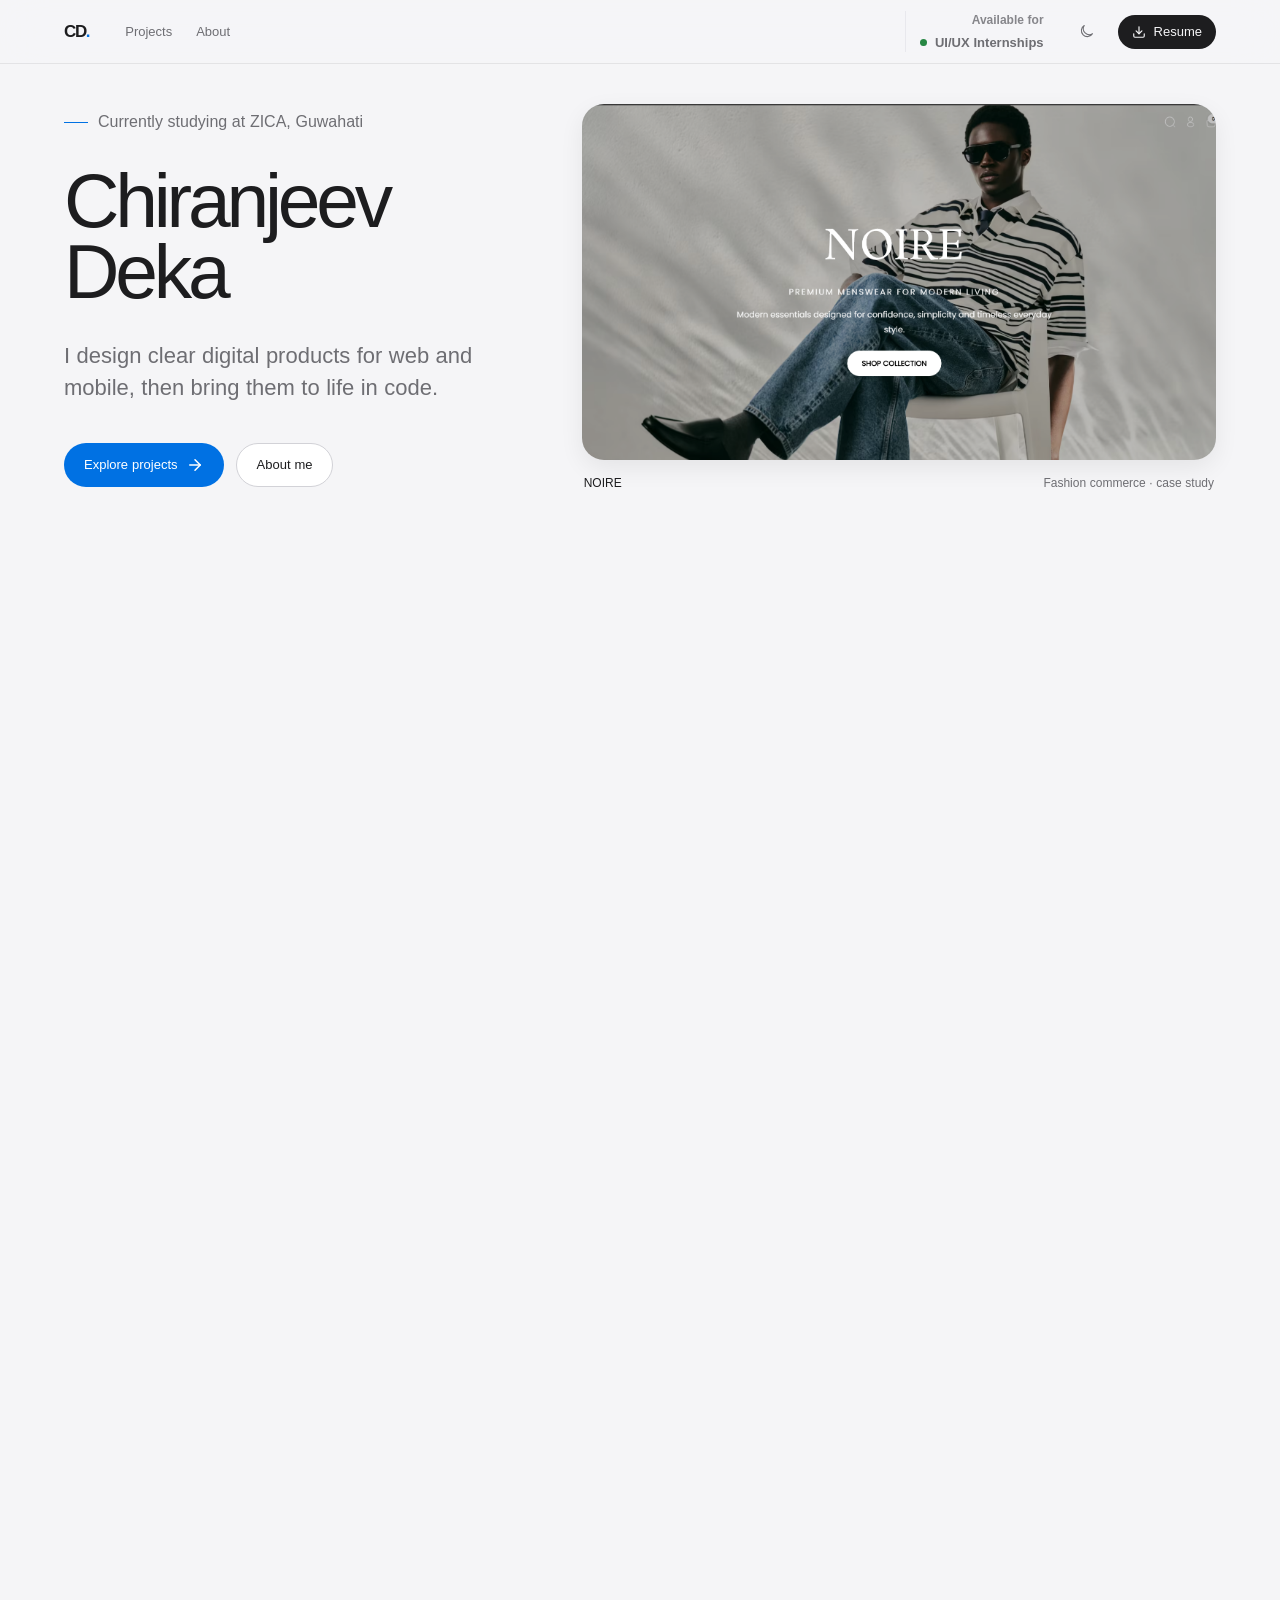
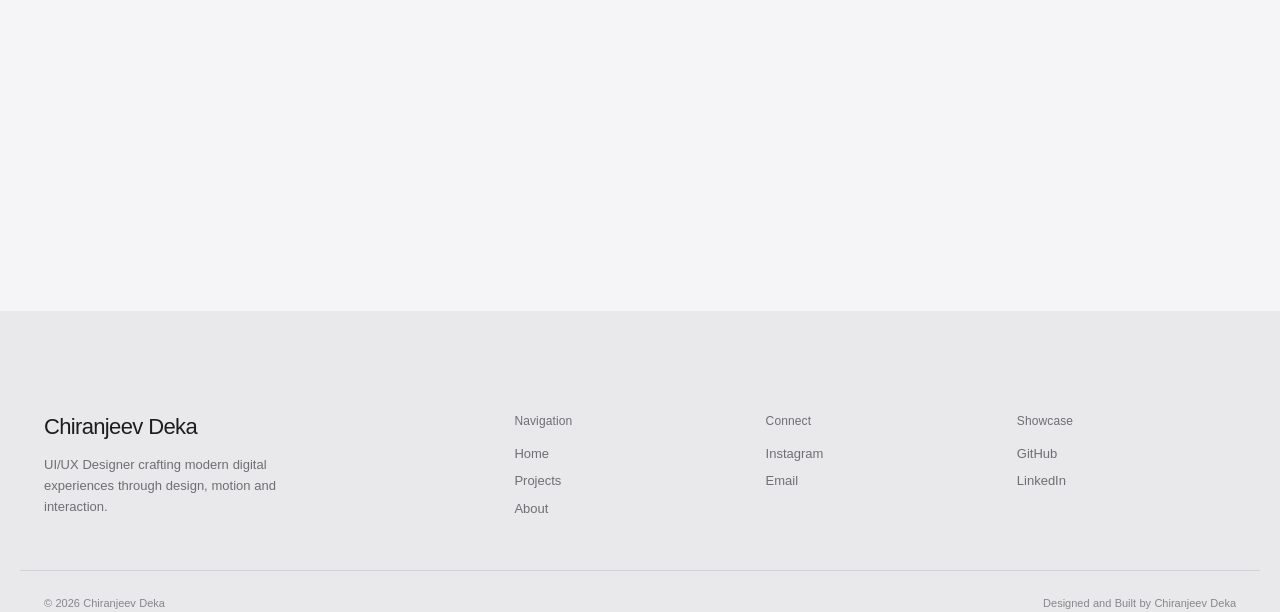
<file: index.html>
<!DOCTYPE html>
<html lang="en">
<head>
  <meta charset="UTF-8">
  <meta name="viewport" content="width=device-width, initial-scale=1.0">
  <meta name="referrer" content="strict-origin-when-cross-origin">
  <meta http-equiv="Content-Security-Policy" content="default-src 'self'; base-uri 'self'; object-src 'none'; frame-src 'none'; form-action 'self'; img-src 'self'; font-src 'self'; style-src 'self'; style-src-elem 'self'; style-src-attr 'none'; script-src 'self' 'sha256-Lzj/FOhJ6SY5LnOLCq6S9bO6aqmGLtaTl5YvFV21X2o='; connect-src 'self'; upgrade-insecure-requests;">

  <title>Chiranjeev Deka — UI/UX Designer</title>
  <link rel="icon" type="image/svg+xml" href="/assets/favicon.svg">
  <link rel="icon" type="image/png" sizes="192x192" href="/assets/favicon.png">
  <link rel="apple-touch-icon" sizes="180x180" href="/assets/apple-touch-icon.png">
  <link rel="canonical" href="https://chiranjeevdeka.com/">

  <meta name="description" content="Chiranjeev Deka — UI/UX Designer building modern digital experiences with clean visuals, motion, and interaction.">
  <meta name="author" content="Chiranjeev Deka">
  <meta name="robots" content="index, follow">
  <meta name="theme-color" content="#f5f5f7">

  <meta property="og:type" content="website">
  <meta property="og:title" content="Chiranjeev Deka | UI/UX Designer">
  <meta property="og:description" content="UI/UX Designer creating modern digital products and user experiences.">
  <meta property="og:url" content="https://chiranjeevdeka.com/">
  <meta property="og:image" content="https://chiranjeevdeka.com/assets/images/portfolio-preview.png">

  <meta name="twitter:card" content="summary_large_image">
  <meta name="twitter:title" content="Chiranjeev Deka | UI/UX Designer">
  <meta name="twitter:description" content="UI/UX Designer creating modern digital products and user experiences.">
  <meta name="twitter:image" content="https://chiranjeevdeka.com/assets/images/portfolio-preview.png">

  <script type="application/ld+json">
  {
    "@context": "https://schema.org",
    "@type": "Person",
    "name": "Chiranjeev Deka",
    "url": "https://chiranjeevdeka.com",
    "jobTitle": "UI/UX Designer",
    "email": "mailto:chiranjeevdeka@outlook.in",
    "sameAs": [
      "https://github.com/Charliee-dev",
      "https://www.linkedin.com/in/chiranjeevdekauiux/",
      "https://www.instagram.com/chiranjeevdeka_/"
    ]
  }
  </script>

  <link rel="stylesheet" href="css/minimal.css">
  <link rel="stylesheet" href="css/portfolio-theme.css">
  <link rel="stylesheet" href="css/portfolio-utilities.css">
</head>

<body>
  <!-- Progress Bar -->
  <div class="progress-bar" aria-hidden="true"></div>

  <!-- Navigation -->
  <header class="navbar" role="banner">
    <div class="nav-inner">
      <nav class="nav-links" aria-label="Main navigation">
        <a class="nav-mark" href="/" aria-label="Chiranjeev Deka home" aria-current="page">CD<span aria-hidden="true">.</span></a>
        <a href="/projects">Projects</a>
        <a href="/about">About</a>
      </nav>

      <div class="nav-actions">
        <div class="availability" aria-label="Availability">
          <span class="availability-label">Available for</span>
          <span class="availability-status">UI/UX Internships</span>
        </div>
        <button id="themeToggle" class="theme-toggle" type="button" aria-label="Switch to dark mode" aria-pressed="false"><svg viewBox="0 0 24 24" aria-hidden="true"><path d="M20.5 15.2A8.5 8.5 0 0 1 8.8 3.5 8.5 8.5 0 1 0 20.5 15.2Z"/></svg></button>
        <a href="/assets/Chiranjeev_Deka_UIUX_Resume.pdf" download class="resume-btn">
          <svg xmlns="http://www.w3.org/2000/svg" width="14" height="14" viewBox="0 0 24 24" fill="none" stroke="currentColor" stroke-width="2" stroke-linecap="round" stroke-linejoin="round" aria-hidden="true">
            <path d="M21 15v4a2 2 0 0 1-2 2H5a2 2 0 0 1-2-2v-4" />
            <polyline points="7 10 12 15 17 10" />
            <line x1="12" y1="15" x2="12" y2="3" />
          </svg>
          <span>Resume</span>
        </a>
      </div>
    </div>
  </header>

  <main>
    <!-- Hero -->
    <section class="hero reveal" aria-labelledby="home-title">
      <div class="container hero-content home-intro">
        <p class="hero-eyebrow">Currently studying at ZICA, Guwahati</p>

        <h1 id="home-title" class="display-1">Chiranjeev<br>Deka</h1>

        <p class="lead">I design clear digital products for web and mobile, then bring them to life in code.</p>

        <div class="hero-actions">
          <a class="btn btn-primary" href="/projects">Explore projects <svg xmlns="http://www.w3.org/2000/svg" width="18" height="18" viewBox="0 0 24 24" fill="none" stroke="currentColor" stroke-width="2" stroke-linecap="round" stroke-linejoin="round"><line x1="5" y1="12" x2="19" y2="12"/><polyline points="12 5 19 12 12 19"/></svg></a>
          <a class="btn btn-secondary" href="/about">About me</a>
        </div>

        <figure class="hero-visual">
          <img src="assets/images/noire-homepage.png" alt="NOIRE menswear storefront interface featuring a model in a striped shirt" width="1895" height="976" fetchpriority="high">
          <figcaption><span>NOIRE</span><span>Fashion commerce · case study</span></figcaption>
        </figure>
      </div>
    </section>

    <!-- Featured Projects -->
    <section class="section reveal" aria-labelledby="featured-title">
      <div class="container">
        <header class="section-header">
          <span class="section-label">Selected work</span>
          <h2 id="featured-title" class="display-3">Featured projects</h2>
          <p>A selection of product and interface design work, from research to polished experiences.</p>
        </header>

        <div class="grid grid-2">
          <article class="card card-interactive project-card project-card--noire reveal">
            <div class="project-visual"><img src="assets/images/noire-homepage.png" alt="NOIRE menswear storefront interface" loading="lazy"></div>
            <span class="project-tag">E-Commerce</span>
            <h3 class="title-2">NOIRE</h3>
            <p>A premium menswear shopping experience shaped around product discovery, a simpler checkout and clear order management.</p>
            <a href="noire.html" class="project-link">View case study <svg xmlns="http://www.w3.org/2000/svg" width="16" height="16" viewBox="0 0 24 24" fill="none" stroke="currentColor" stroke-width="2" stroke-linecap="round" stroke-linejoin="round"><line x1="5" y1="12" x2="19" y2="12"/><polyline points="12 5 19 12 12 19"/></svg></a>
          </article>

          <article class="card card-interactive project-card project-card--velix reveal">
            <div class="project-visual"><img src="assets/images/dashboard.png" alt="VELIX mobile banking dashboard" loading="lazy"></div>
            <span class="project-tag">FinTech</span>
            <h3 class="title-2">VELIX</h3>
            <p>A mobile banking concept that makes everyday money tasks easier to understand, navigate and trust.</p>
            <a href="velix.html" class="project-link">View case study <svg xmlns="http://www.w3.org/2000/svg" width="16" height="16" viewBox="0 0 24 24" fill="none" stroke="currentColor" stroke-width="2" stroke-linecap="round" stroke-linejoin="round"><line x1="5" y1="12" x2="19" y2="12"/><polyline points="12 5 19 12 12 19"/></svg></a>
          </article>
        </div>

        <div class="u-text-center u-mt-8">
          <a class="btn btn-link" href="/projects">All projects <svg xmlns="http://www.w3.org/2000/svg" width="18" height="18" viewBox="0 0 24 24" fill="none" stroke="currentColor" stroke-width="2" stroke-linecap="round" stroke-linejoin="round"><line x1="5" y1="12" x2="19" y2="12"/><polyline points="12 5 19 12 12 19"/></svg></a>
        </div>
      </div>
    </section>
  </main>

  <!-- Footer -->
  <footer class="footer" role="contentinfo">
    <div class="footer-grid">
      <div class="footer-brand">
        <h3>Chiranjeev Deka</h3>
        <p>UI/UX Designer crafting modern digital experiences through design, motion and interaction.</p>
      </div>

      <nav class="footer-col" aria-label="Navigation">
        <h4>Navigation</h4>
        <a href="/">Home</a>
        <a href="/projects">Projects</a>
        <a href="/about">About</a>
      </nav>

      <nav class="footer-col" aria-label="Connect">
        <h4>Connect</h4>
        <a href="https://www.instagram.com/chiranjeevdeka_/" target="_blank" rel="noopener noreferrer">Instagram</a>
        <a href="mailto:chiranjeevdeka@outlook.in">Email</a>
      </nav>

      <nav class="footer-col" aria-label="Showcase">
        <h4>Showcase</h4>
        <a href="https://github.com/Charliee-dev" target="_blank" rel="noopener noreferrer">GitHub</a>
        <a href="https://www.linkedin.com/in/chiranjeevdekauiux/" target="_blank" rel="noopener noreferrer">LinkedIn</a>
      </nav>
    </div>

    <div class="footer-bottom">
      <span id="copyright"></span>
      <span>Designed and Built by Chiranjeev Deka</span>
    </div>
  </footer>

  <script src="js/minimal.js"></script>
</body>
</html>
</file>
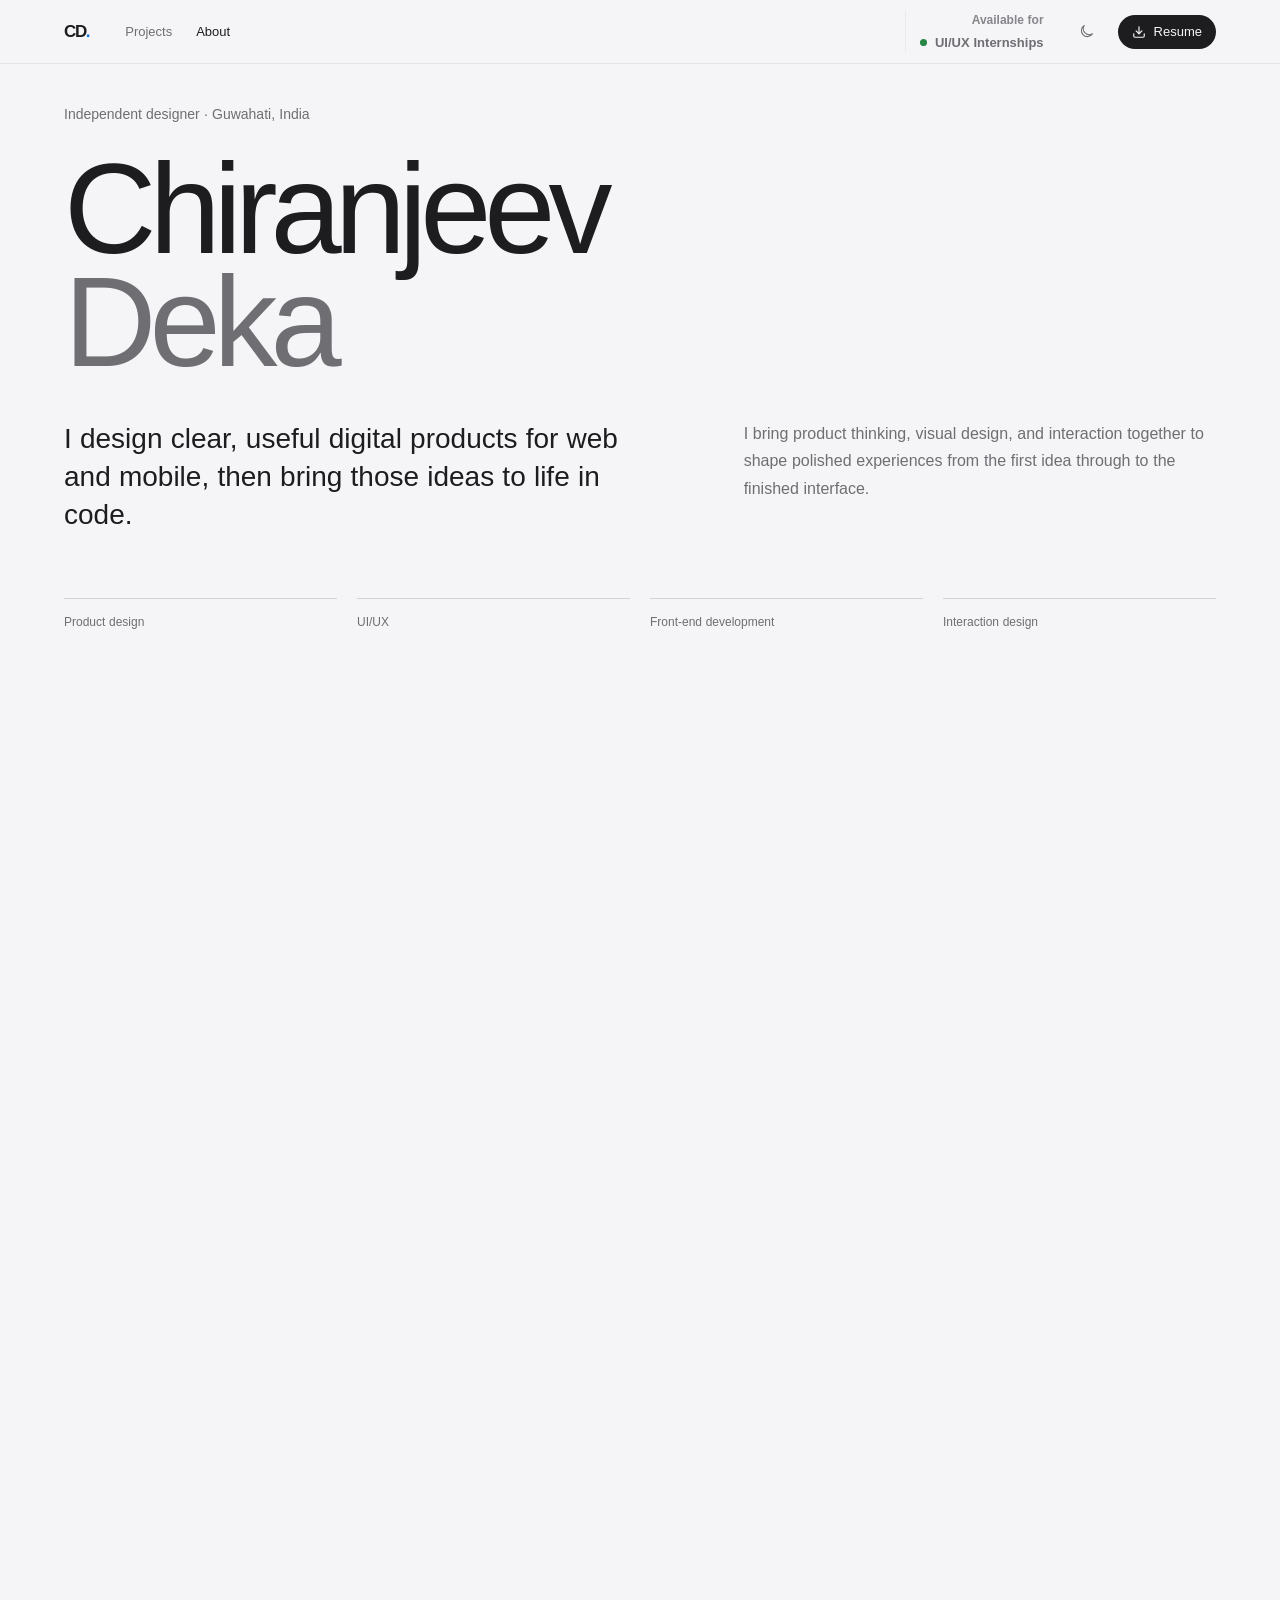
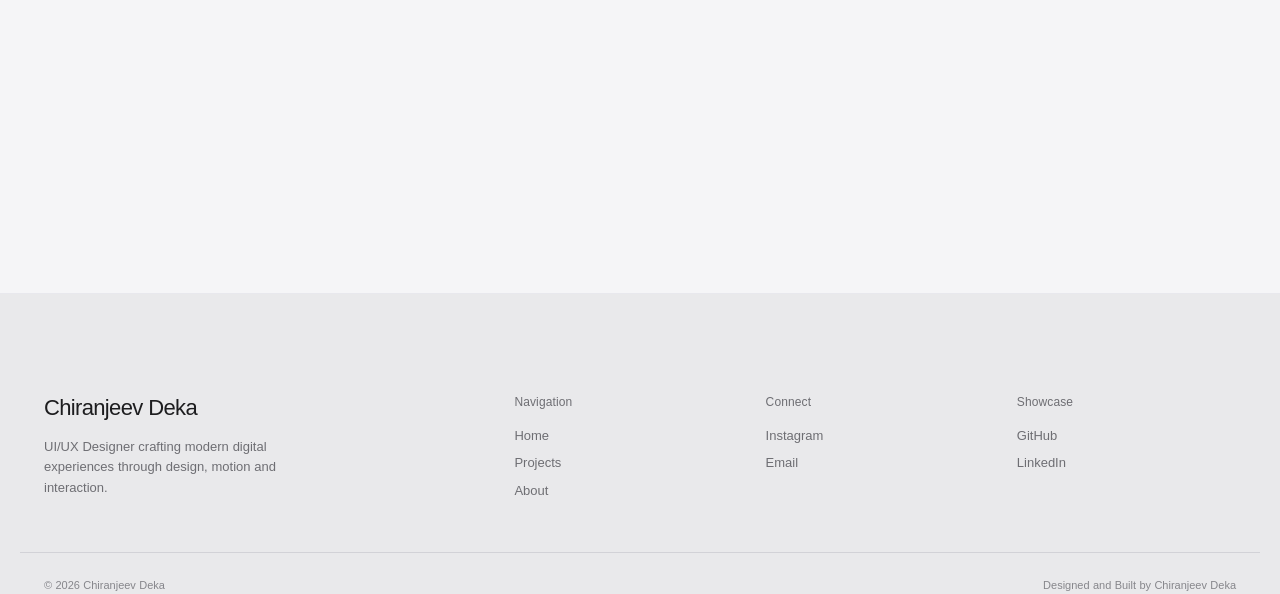
<file: about/index.html>
<!DOCTYPE html>
<html lang="en">
<head>
  <meta charset="UTF-8">
  <meta name="viewport" content="width=device-width, initial-scale=1.0">
  <meta name="referrer" content="strict-origin-when-cross-origin">
  <meta http-equiv="Content-Security-Policy" content="default-src 'self'; base-uri 'self'; object-src 'none'; frame-src 'none'; form-action 'self'; img-src 'self'; font-src 'self'; style-src 'self'; style-src-elem 'self'; style-src-attr 'none'; script-src 'self' 'sha256-Lzj/FOhJ6SY5LnOLCq6S9bO6aqmGLtaTl5YvFV21X2o='; connect-src 'self'; upgrade-insecure-requests;">

  <title>About — Chiranjeev Deka</title>
  <link rel="icon" type="image/svg+xml" href="/assets/favicon.svg">
  <link rel="icon" type="image/png" sizes="192x192" href="/assets/favicon.png">
  <link rel="apple-touch-icon" sizes="180x180" href="/assets/apple-touch-icon.png">
  <link rel="canonical" href="https://chiranjeevdeka.com/about">

  <meta name="description" content="About Chiranjeev Deka, UI/UX designer and front-end developer creating thoughtful digital experiences.">
  <meta name="author" content="Chiranjeev Deka">
  <meta name="robots" content="index, follow">
  <meta name="theme-color" content="#f5f5f7">

  <link rel="stylesheet" href="/css/minimal.css">
  <link rel="stylesheet" href="/css/portfolio-theme.css">
  <link rel="stylesheet" href="/css/portfolio-utilities.css">
</head>

<body>
  <div class="progress-bar" aria-hidden="true"></div>

  <header class="navbar" role="banner">
    <div class="nav-inner">
      <nav class="nav-links" aria-label="Main navigation">
        <a class="nav-mark" href="/" aria-label="Chiranjeev Deka home">CD<span aria-hidden="true">.</span></a>
        <a href="/projects">Projects</a>
        <a href="/about" aria-current="page">About</a>
      </nav>

      <div class="nav-actions">
        <div class="availability" aria-label="Availability">
          <span class="availability-label">Available for</span>
          <span class="availability-status">UI/UX Internships</span>
        </div>
        <button id="themeToggle" class="theme-toggle" type="button" aria-label="Switch to dark mode" aria-pressed="false"><svg viewBox="0 0 24 24" aria-hidden="true"><path d="M20.5 15.2A8.5 8.5 0 0 1 8.8 3.5 8.5 8.5 0 1 0 20.5 15.2Z"/></svg></button>
        <a href="/assets/Chiranjeev_Deka_UIUX_Resume.pdf" download class="resume-btn">
          <svg xmlns="http://www.w3.org/2000/svg" width="14" height="14" viewBox="0 0 24 24" fill="none" stroke="currentColor" stroke-width="2" stroke-linecap="round" stroke-linejoin="round" aria-hidden="true">
            <path d="M21 15v4a2 2 0 0 1-2 2H5a2 2 0 0 1-2-2v-4" />
            <polyline points="7 10 12 15 17 10" />
            <line x1="12" y1="15" x2="12" y2="3" />
          </svg>
          <span>Resume</span>
        </a>
      </div>
    </div>
  </header>

  <main>
    <!-- About Hero -->
    <section class="hero reveal" aria-labelledby="about-title">
      <div class="container hero-content about-intro">
        <div class="hero-badge">Independent designer · Guwahati, India</div>

        <h1 id="about-title" class="display-1">Chiranjeev<br><span>Deka</span></h1>

        <p class="lead">I design clear, useful digital products for web and mobile, then bring those ideas to life in code.</p>

        <p class="body-lg about-supporting-copy">I bring product thinking, visual design, and interaction together to shape polished experiences from the first idea through to the finished interface.</p>

        <div class="about-skills" aria-label="Areas of practice">
          <span>Product design</span>
          <span>UI/UX</span>
          <span>Front-end development</span>
          <span>Interaction design</span>
        </div>
      </div>
    </section>

    <!-- Design Philosophy -->
    <section class="section reveal" aria-labelledby="philosophy-title">
      <div class="container">
        <header class="section-header">
          <span class="section-label">How I work</span>
          <h2 id="philosophy-title" class="display-3">Design philosophy</h2>
        </header>

        <div class="grid grid-3 principles-grid">
          <article class="principle reveal">
            <span class="principle-number">01</span>
            <h3>Start with people</h3>
            <p>I think through user goals, the product structure, and the details that make an interface feel natural.</p>
          </article>

          <article class="principle reveal">
            <span class="principle-number">02</span>
            <h3>Make details count</h3>
            <p>Clear hierarchy, thoughtful visual systems, and purposeful motion help each screen feel connected and easy to follow.</p>
          </article>

          <article class="principle reveal">
            <span class="principle-number">03</span>
            <h3>Build it real</h3>
            <p>I also work in front-end code, which helps me carry design decisions through to responsive, working interfaces.</p>
          </article>
        </div>
      </div>
    </section>

    <!-- Contact -->
    <section class="contact-cta reveal" aria-labelledby="contact-title">
      <div class="container contact-cta-inner">
        <div>
          <span class="section-label">Get in touch</span>
          <h2 id="contact-title">Have a project<br>in mind?</h2>
        </div>
        <div class="contact-cta-action">
          <p>I am open to UI/UX internship opportunities and conversations about thoughtful digital products.</p>
          <a class="btn btn-primary" href="mailto:chiranjeevdeka@outlook.in">Start a conversation <svg xmlns="http://www.w3.org/2000/svg" width="18" height="18" viewBox="0 0 24 24" fill="none" stroke="currentColor" stroke-width="2" stroke-linecap="round" stroke-linejoin="round"><line x1="5" y1="12" x2="19" y2="12"/><polyline points="12 5 19 12 12 19"/></svg></a>
        </div>
      </div>
    </section>
  </main>

  <footer class="footer" role="contentinfo">
    <div class="footer-grid">
      <div class="footer-brand">
        <h3>Chiranjeev Deka</h3>
        <p>UI/UX Designer crafting modern digital experiences through design, motion and interaction.</p>
      </div>

      <nav class="footer-col" aria-label="Navigation">
        <h4>Navigation</h4>
        <a href="/">Home</a>
        <a href="/projects">Projects</a>
        <a href="/about">About</a>
      </nav>

      <nav class="footer-col" aria-label="Connect">
        <h4>Connect</h4>
        <a href="https://www.instagram.com/chiranjeevdeka_/" target="_blank" rel="noopener noreferrer">Instagram</a>
        <a href="mailto:chiranjeevdeka@outlook.in">Email</a>
      </nav>

      <nav class="footer-col" aria-label="Showcase">
        <h4>Showcase</h4>
        <a href="https://github.com/Charliee-dev" target="_blank" rel="noopener noreferrer">GitHub</a>
        <a href="https://www.linkedin.com/in/chiranjeevdekauiux/" target="_blank" rel="noopener noreferrer">LinkedIn</a>
      </nav>
    </div>

    <div class="footer-bottom">
      <span id="copyright"></span>
      <span>Designed and Built by Chiranjeev Deka</span>
    </div>
  </footer>

  <script src="/js/minimal.js"></script>
</body>
</html>
</file>
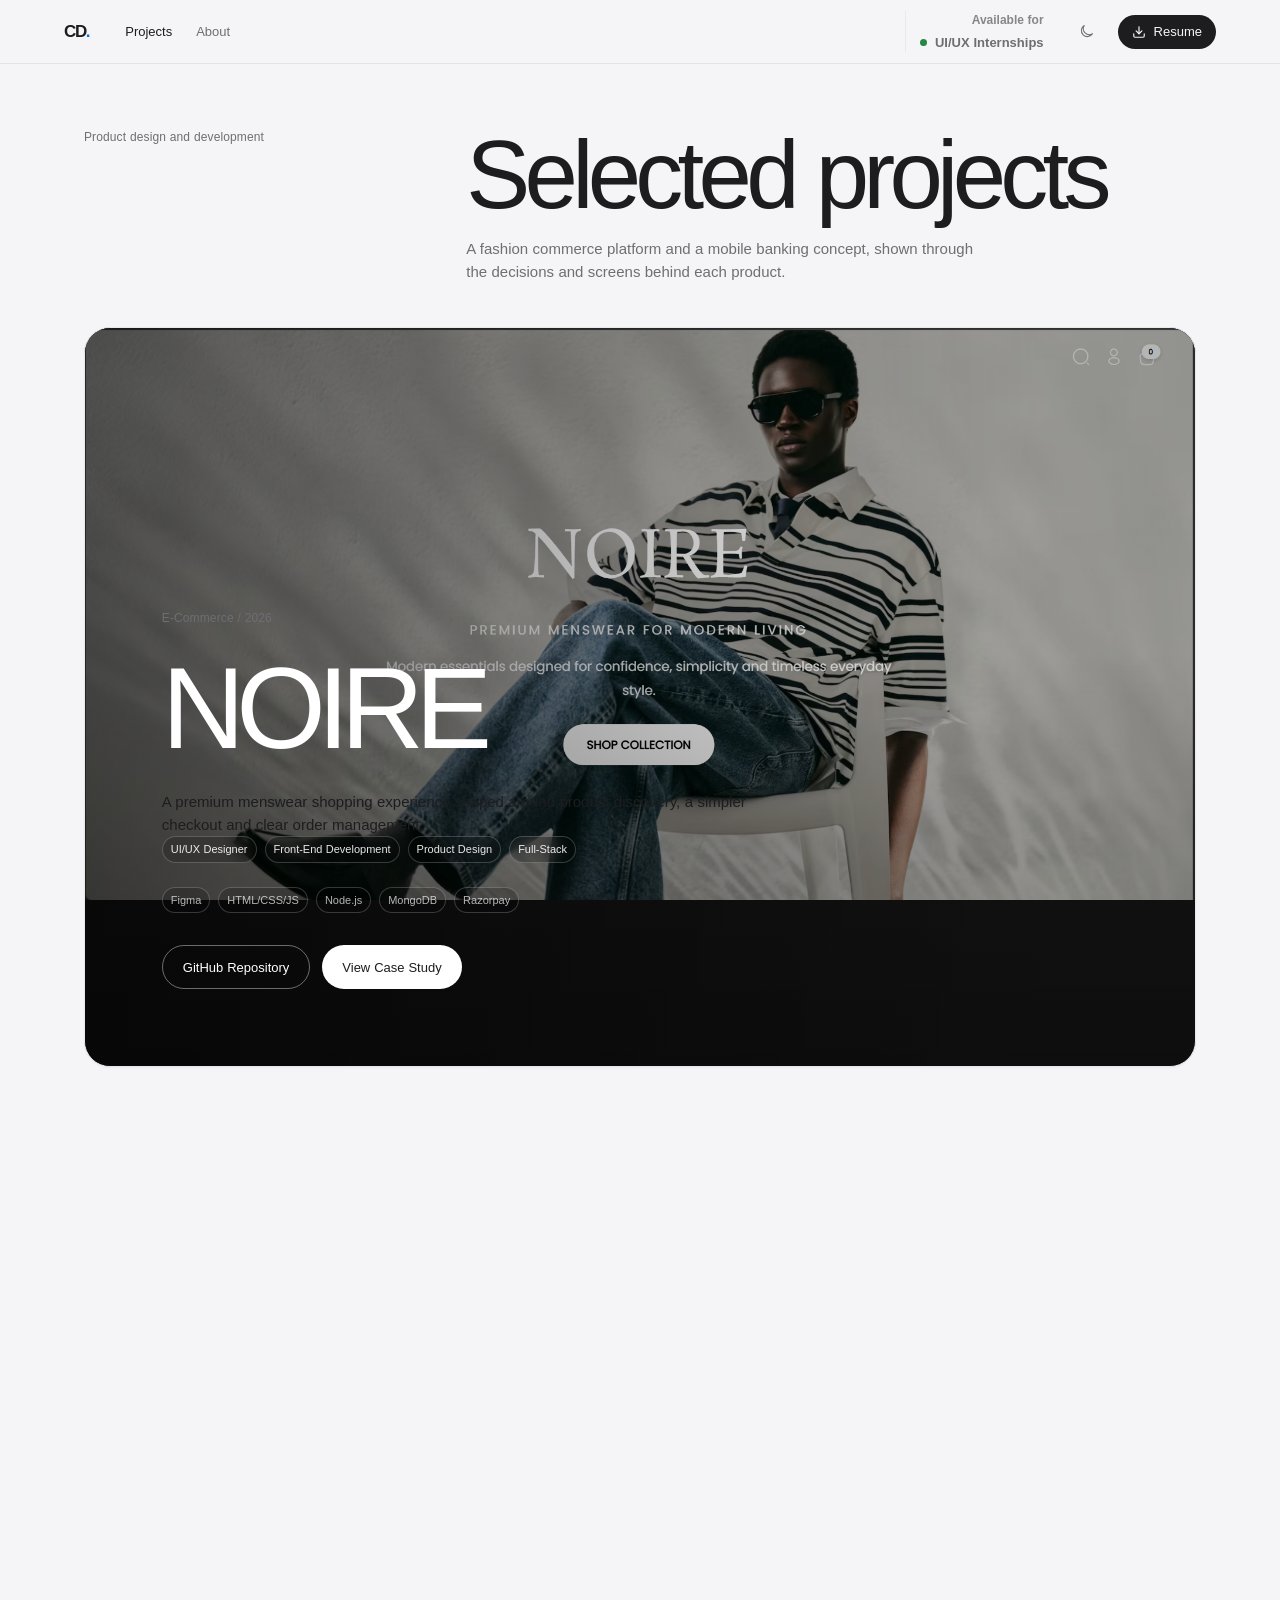
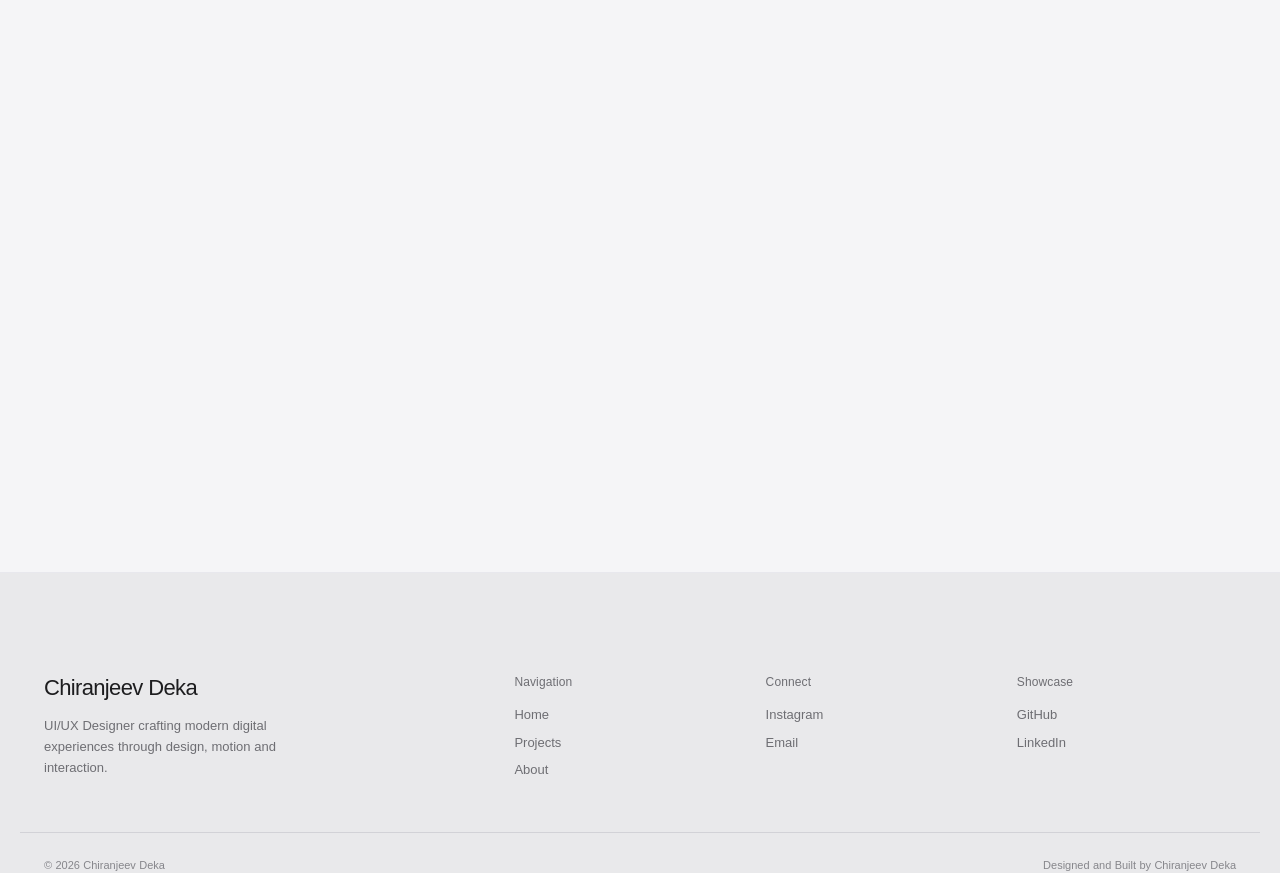
<file: projects/index.html>
<!DOCTYPE html>
<html lang="en">
<head>
  <meta charset="UTF-8">
  <meta name="viewport" content="width=device-width, initial-scale=1.0">
  <meta name="referrer" content="strict-origin-when-cross-origin">
  <meta http-equiv="Content-Security-Policy" content="default-src 'self'; base-uri 'self'; object-src 'none'; frame-src 'none'; form-action 'self'; img-src 'self'; font-src 'self'; style-src 'self'; style-src-elem 'self'; style-src-attr 'none'; script-src 'self' 'sha256-Lzj/FOhJ6SY5LnOLCq6S9bO6aqmGLtaTl5YvFV21X2o='; connect-src 'self'; upgrade-insecure-requests;">

  <title>Projects — Chiranjeev Deka</title>
  <link rel="icon" type="image/svg+xml" href="/assets/favicon.svg">
  <link rel="icon" type="image/png" sizes="192x192" href="/assets/favicon.png">
  <link rel="apple-touch-icon" sizes="180x180" href="/assets/apple-touch-icon.png">
  <link rel="canonical" href="https://chiranjeevdeka.com/projects">

  <meta name="description" content="Explore UI/UX case studies, product design projects and front-end development work by Chiranjeev Deka.">
  <meta name="author" content="Chiranjeev Deka">
  <meta name="robots" content="index, follow">
  <meta name="theme-color" content="#f5f5f7">

  <meta property="og:type" content="website">
  <meta property="og:title" content="Projects — Chiranjeev Deka">
  <meta property="og:description" content="Explore UI/UX case studies and product design work.">
  <meta property="og:url" content="https://chiranjeevdeka.com/projects">
  <meta property="og:image" content="https://chiranjeevdeka.com/assets/images/portfolio-preview.png">

  <meta name="twitter:card" content="summary_large_image">
  <meta name="twitter:title" content="Projects — Chiranjeev Deka">
  <meta name="twitter:description" content="Explore UI/UX case studies and product design work.">

  <link rel="stylesheet" href="/css/minimal.css">
  <link rel="stylesheet" href="/css/portfolio-theme.css">
  <link rel="stylesheet" href="/css/portfolio-utilities.css">
</head>

<body>
  <div class="progress-bar" aria-hidden="true"></div>

  <header class="navbar" role="banner">
    <div class="nav-inner">
      <nav class="nav-links" aria-label="Main navigation">
        <a class="nav-mark" href="/" aria-label="Chiranjeev Deka home">CD<span aria-hidden="true">.</span></a>
        <a href="/projects" aria-current="page">Projects</a>
        <a href="/about">About</a>
      </nav>

      <div class="nav-actions">
        <div class="availability" aria-label="Availability">
          <span class="availability-label">Available for</span>
          <span class="availability-status">UI/UX Internships</span>
        </div>
        <button id="themeToggle" class="theme-toggle" type="button" aria-label="Switch to dark mode" aria-pressed="false"><svg viewBox="0 0 24 24" aria-hidden="true"><path d="M20.5 15.2A8.5 8.5 0 0 1 8.8 3.5 8.5 8.5 0 1 0 20.5 15.2Z"/></svg></button>
        <a href="/assets/Chiranjeev_Deka_UIUX_Resume.pdf" download class="resume-btn">
          <svg xmlns="http://www.w3.org/2000/svg" width="14" height="14" viewBox="0 0 24 24" fill="none" stroke="currentColor" stroke-width="2" stroke-linecap="round" stroke-linejoin="round" aria-hidden="true">
            <path d="M21 15v4a2 2 0 0 1-2 2H5a2 2 0 0 1-2-2v-4" />
            <polyline points="7 10 12 15 17 10" />
            <line x1="12" y1="15" x2="12" y2="3" />
          </svg>
          <span>Resume</span>
        </a>
      </div>
    </div>
  </header>

  <main>
    <!-- Featured Project -->
    <section class="section projects-intro reveal" aria-labelledby="featured-title">
      <div class="container">
        <header class="section-header projects-heading">
          <span class="section-label">Product design and development</span>
          <h1 id="featured-title" class="display-1">Selected projects</h1>
          <p>A fashion commerce platform and a mobile banking concept, shown through the decisions and screens behind each product.</p>
        </header>

        <article class="featured-project card reveal">
          <img class="featured-bg" src="/assets/images/noire-homepage.png" alt="" aria-hidden="true">
          <div class="featured-content">
            <span class="featured-tag featured-meta-tag">E-Commerce / 2026</span>
            <h2>NOIRE</h2>
            <p>A premium menswear shopping experience shaped around product discovery, a simpler checkout and clear order management.</p>

            <div class="featured-meta">
              <span>UI/UX Designer</span>
              <span>Front-End Development</span>
              <span>Product Design</span>
              <span>Full-Stack</span>
            </div>

            <div class="featured-tech">
              <span>Figma</span>
              <span>HTML/CSS/JS</span>
              <span>Node.js</span>
              <span>MongoDB</span>
              <span>Razorpay</span>
            </div>

            <div class="u-flex u-gap-3 u-flex-wrap">
              <a class="btn btn-secondary" href="https://github.com/Charliee-dev/noire" target="_blank" rel="noopener noreferrer">GitHub Repository</a>
              <a class="btn btn-primary" href="/noire.html">View Case Study</a>
            </div>
          </div>
        </article>
      </div>
    </section>

    <!-- Other Projects -->
    <section class="section reveal" aria-labelledby="projects-title">
      <div class="container">
        <header class="section-header">
          <span class="section-label">More work</span>
          <h2 id="projects-title" class="display-3">Other projects</h2>
        </header>

        <div class="grid grid-2">
          <article class="card card-interactive project-card project-card--velix reveal">
            <div class="project-visual"><img src="/assets/images/dashboard.png" alt="VELIX mobile banking dashboard" loading="lazy"></div>
            <span class="project-tag">FinTech</span>
            <h3 class="title-2">VELIX</h3>
            <p>Modern banking application designed with user research, wireframes, design systems, and interactive prototypes.</p>
            <div class="u-flex u-gap-3 u-mt-auto u-flex-wrap">
              <a class="btn btn-secondary" href="https://www.figma.com/design/RUbV7QR14EIUo0KyuSrz0a/VELIX-Banking-App?node-id=0-1&t=E9kWwuvUDdPuyXvy-1" target="_blank" rel="noopener noreferrer">Figma Prototype</a>
              <a class="btn btn-primary" href="/velix.html">View Case Study</a>
            </div>
          </article>

          <article class="card card-interactive project-card project-card--upcoming reveal">
            <div class="project-visual upcoming-visual" aria-hidden="true"><span>In development</span><strong>03</strong></div>
            <h3 class="title-2">Game UI Experience</h3>
            <p>Game interface concepts focused on immersive navigation, progression systems, HUD design and player-centered interaction patterns.</p>
          </article>
        </div>
      </div>
    </section>
  </main>

  <footer class="footer" role="contentinfo">
    <div class="footer-grid">
      <div class="footer-brand">
        <h3>Chiranjeev Deka</h3>
        <p>UI/UX Designer crafting modern digital experiences through design, motion and interaction.</p>
      </div>

      <nav class="footer-col" aria-label="Navigation">
        <h4>Navigation</h4>
        <a href="/">Home</a>
        <a href="/projects">Projects</a>
        <a href="/about">About</a>
      </nav>

      <nav class="footer-col" aria-label="Connect">
        <h4>Connect</h4>
        <a href="https://www.instagram.com/chiranjeevdeka_/" target="_blank" rel="noopener noreferrer">Instagram</a>
        <a href="mailto:chiranjeevdeka@outlook.in">Email</a>
      </nav>

      <nav class="footer-col" aria-label="Showcase">
        <h4>Showcase</h4>
        <a href="https://github.com/Charliee-dev" target="_blank" rel="noopener noreferrer">GitHub</a>
        <a href="https://www.linkedin.com/in/chiranjeevdekauiux/" target="_blank" rel="noopener noreferrer">LinkedIn</a>
      </nav>
    </div>

    <div class="footer-bottom">
      <span id="copyright"></span>
      <span>Designed and Built by Chiranjeev Deka</span>
    </div>
  </footer>

  <script src="/js/minimal.js"></script>
</body>
</html>
</file>
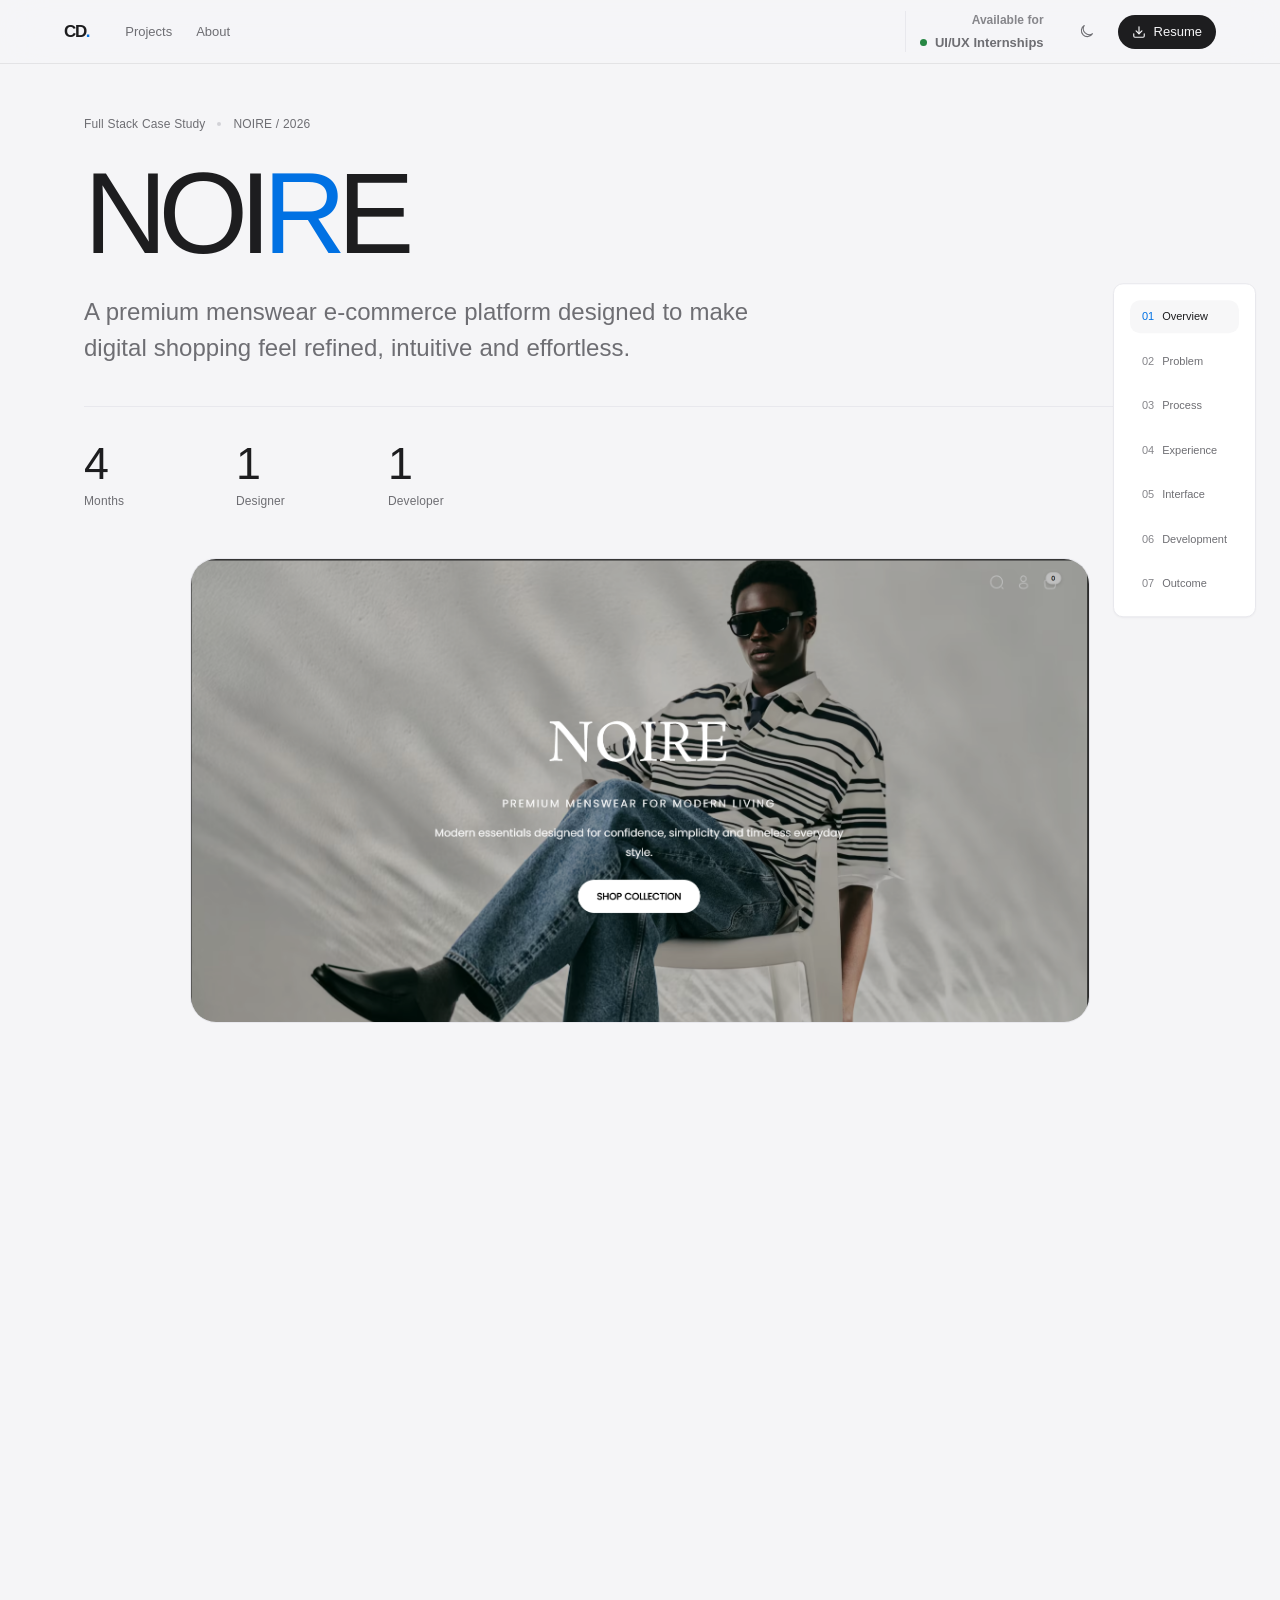
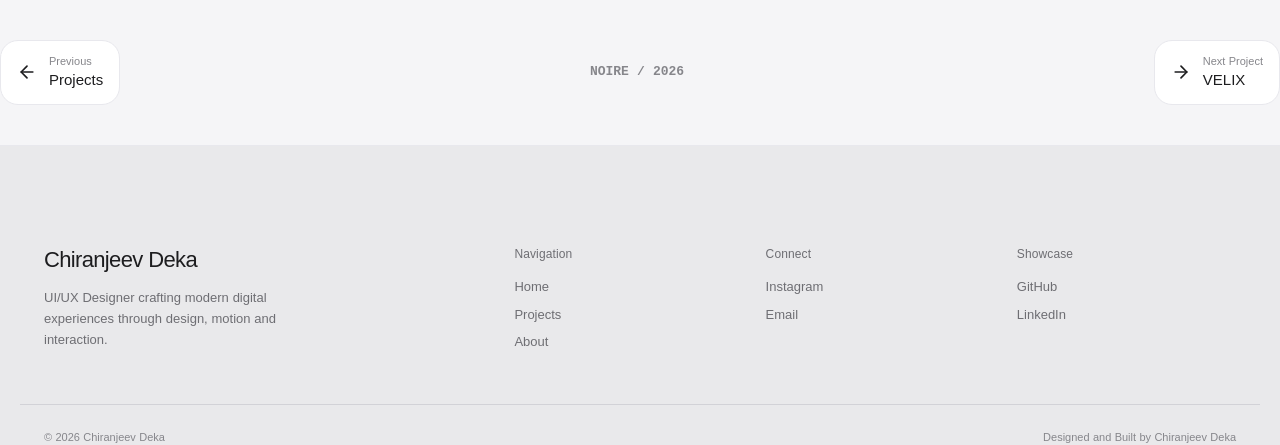
<file: noire.html>
<!DOCTYPE html>
<html lang="en">
<head>
  <meta charset="UTF-8">
  <meta name="viewport" content="width=device-width, initial-scale=1.0">
  <meta name="referrer" content="strict-origin-when-cross-origin">
  <meta http-equiv="Content-Security-Policy" content="default-src 'self'; base-uri 'self'; object-src 'none'; frame-src 'none'; form-action 'self'; img-src 'self'; font-src 'self'; style-src 'self'; style-src-elem 'self'; style-src-attr 'none'; script-src 'self' 'sha256-Lzj/FOhJ6SY5LnOLCq6S9bO6aqmGLtaTl5YvFV21X2o='; connect-src 'self'; upgrade-insecure-requests;">

  <title>NOIRE — Fashion E-Commerce Case Study | Chiranjeev Deka</title>
  <link rel="icon" type="image/svg+xml" href="/assets/favicon.svg">
  <link rel="icon" type="image/png" sizes="192x192" href="/assets/favicon.png">
  <link rel="apple-touch-icon" sizes="180x180" href="/assets/apple-touch-icon.png">
  <link rel="canonical" href="https://chiranjeevdeka.com/noire.html">

  <meta name="description" content="NOIRE is a premium fashion e-commerce platform case study by Chiranjeev Deka combining product design, UI/UX, frontend development, backend systems and payment integration.">
  <meta name="author" content="Chiranjeev Deka">
  <meta name="robots" content="index, follow">
  <meta name="theme-color" content="#f5f5f7">

  <meta property="og:type" content="website">
  <meta property="og:title" content="NOIRE — Fashion E-Commerce Case Study">
  <meta property="og:description" content="Premium fashion e-commerce platform designed and developed by Chiranjeev Deka.">
  <meta property="og:url" content="https://chiranjeevdeka.com/noire.html">
  <meta property="og:image" content="https://chiranjeevdeka.com/assets/images/portfolio-preview.png">

  <link rel="stylesheet" href="css/minimal.css">
  <link rel="stylesheet" href="css/portfolio-theme.css">
  <link rel="stylesheet" href="css/portfolio-utilities.css">
</head>

<body>
  <div class="progress-bar" aria-hidden="true"></div>

  <header class="navbar" role="banner">
    <div class="nav-inner">
      <nav class="nav-links" aria-label="Main navigation">
        <a class="nav-mark" href="/" aria-label="Chiranjeev Deka home">CD<span aria-hidden="true">.</span></a>
        <a href="/projects">Projects</a>
        <a href="/about">About</a>
      </nav>

      <div class="nav-actions">
        <div class="availability" aria-label="Availability">
          <span class="availability-label">Available for</span>
          <span class="availability-status">UI/UX Internships</span>
        </div>
        <button id="themeToggle" class="theme-toggle" type="button" aria-label="Switch to dark mode" aria-pressed="false"><svg viewBox="0 0 24 24" aria-hidden="true"><path d="M20.5 15.2A8.5 8.5 0 0 1 8.8 3.5 8.5 8.5 0 1 0 20.5 15.2Z"/></svg></button>
        <a href="/assets/Chiranjeev_Deka_UIUX_Resume.pdf" download class="resume-btn">
          <svg xmlns="http://www.w3.org/2000/svg" width="14" height="14" viewBox="0 0 24 24" fill="none" stroke="currentColor" stroke-width="2" stroke-linecap="round" stroke-linejoin="round" aria-hidden="true">
            <path d="M21 15v4a2 2 0 0 1-2 2H5a2 2 0 0 1-2-2v-4" />
            <polyline points="7 10 12 15 17 10" />
            <line x1="12" y1="15" x2="12" y2="3" />
          </svg>
          <span>Resume</span>
        </a>
      </div>
    </div>
  </header>

  <!-- Side Navigation -->
  <nav class="side-nav" aria-label="Case study sections">
    <div class="side-nav-list">
      <a href="#overview" class="side-nav-link active"><span class="num">01</span>Overview</a>
      <a href="#problem" class="side-nav-link"><span class="num">02</span>Problem</a>
      <a href="#process" class="side-nav-link"><span class="num">03</span>Process</a>
      <a href="#experience" class="side-nav-link"><span class="num">04</span>Experience</a>
      <a href="#interface" class="side-nav-link"><span class="num">05</span>Interface</a>
      <a href="#development" class="side-nav-link"><span class="num">06</span>Development</a>
      <a href="#outcome" class="side-nav-link"><span class="num">07</span>Outcome</a>
    </div>
  </nav>

  <main>
    <!-- Hero -->
    <section class="case-hero reveal" id="overview">
      <div class="container">
        <div class="case-meta">
          <span>Full Stack Case Study</span>
          <span class="dot" aria-hidden="true"></span>
          <span>NOIRE / 2026</span>
        </div>

        <h1 class="display-1">NOI<span class="u-text-accent">R</span>E</h1>

        <p class="lead">A premium menswear e-commerce platform designed to make digital shopping feel refined, intuitive and effortless.</p>

        <div class="case-stats">
          <div class="stat">
            <div class="stat-value">4</div>
            <div class="stat-label">Months</div>
          </div>
          <div class="stat">
            <div class="stat-value">1</div>
            <div class="stat-label">Designer</div>
          </div>
          <div class="stat">
            <div class="stat-value">1</div>
            <div class="stat-label">Developer</div>
          </div>
        </div>
      </div>

      <!-- Hero Image -->
      <div class="u-mt-12 u-max-w-900 u-ml-auto u-mr-auto u-rounded-xl u-overflow-hidden u-border-subtle">
        <img class="u-w-full u-h-auto u-block" src="assets/images/noire-homepage.png" alt="NOIRE storefront homepage featuring a menswear campaign" loading="eager">
      </div>
    </section>

    <!-- Project Snapshot -->
    <section class="case-section reveal" aria-labelledby="snapshot-title">
      <div class="container">
        <div class="two-col">
          <div class="section-sidebar">
            <div class="section-number">01</div>
            <h3>Project Snapshot</h3>
          </div>
          <div class="section-content">
            <h2 id="snapshot-title" class="display-3">From interface<br>to <em>commerce.</em></h2>

            <div class="grid grid-4 u-mt-8 u-gap-4">
              <div class="card u-p-5 u-text-center">
                <div class="u-font-mono u-text-2xl u-font-bold u-text-accent u-mb-2">Role</div>
                <p class="u-text-secondary u-text-sm">UI/UX Designer, Product Designer, Front-End Developer</p>
              </div>
              <div class="card u-p-5 u-text-center">
                <div class="u-font-mono u-text-2xl u-font-bold u-text-accent u-mb-2">Duration</div>
                <p class="u-text-secondary u-text-sm">2026</p>
              </div>
              <div class="card u-p-5 u-text-center">
                <div class="u-font-mono u-text-2xl u-font-bold u-text-accent u-mb-2">Design</div>
                <p class="u-text-secondary u-text-sm">Figma, Photoshop</p>
              </div>
              <div class="card u-p-5 u-text-center">
                <div class="u-font-mono u-text-2xl u-font-bold u-text-accent u-mb-2">Engineering</div>
                <p class="u-text-secondary u-text-sm">HTML/CSS/JS, Node.js, MongoDB, Razorpay</p>
              </div>
            </div>
          </div>
        </div>
      </div>
    </section>

    <!-- Statement -->
    <section class="case-section reveal u-bg-soft" aria-labelledby="statement-title">
      <div class="container u-max-w-720 u-text-center">
        <h2 id="statement-title" class="display-3">A complete digital commerce experience</h2>
        <p class="body-lg u-mt-4">NOIRE was created as a complete digital commerce experience — connecting visual design, user experience and full-stack functionality into one product.</p>
      </div>
    </section>

    <!-- Problem -->
    <section class="case-section reveal" id="problem" aria-labelledby="problem-title">
      <div class="container">
        <div class="two-col">
          <div class="section-sidebar">
            <div class="section-number">02</div>
            <h3>The Problem</h3>
          </div>
          <div class="section-content">
            <h2 id="problem-title" class="display-3">Premium shouldn't<br>mean <em>complicated.</em></h2>
            <p>Many online fashion stores overwhelm users with cluttered interfaces, inconsistent product browsing and complicated checkout experiences.</p>
            <p>The challenge was to create a platform that feels premium while keeping product discovery, shopping and checkout simple and intuitive.</p>
          </div>
        </div>
      </div>
    </section>

    <!-- Goals -->
    <section class="case-section reveal" aria-labelledby="goals-title">
      <div class="container">
        <div class="two-col">
          <div class="section-sidebar">
            <div class="section-number">03</div>
            <h3>Objectives</h3>
          </div>
          <div class="section-content">
            <h2 id="goals-title" class="display-3">What the product<br>needed to <em>achieve.</em></h2>

            <div class="feature-list">
              <div class="feature-item">
                <div class="num">01</div>
                <h4>Premium Experience</h4>
                <p>Create a refined fashion shopping experience with a strong visual identity.</p>
              </div>
              <div class="feature-item">
                <div class="num">02</div>
                <h4>Frictionless Shopping</h4>
                <p>Make product discovery, cart management and checkout straightforward.</p>
              </div>
              <div class="feature-item">
                <div class="num">03</div>
                <h4>Complete Commerce</h4>
                <p>Build the complete journey from authentication through payment and order tracking.</p>
              </div>
              <div class="feature-item">
                <div class="num">04</div>
                <h4>Scalable System</h4>
                <p>Support product, inventory and order management through an administrative system.</p>
              </div>
            </div>
          </div>
        </div>
      </div>
    </section>

    <!-- Process -->
    <section class="case-section reveal" id="process" aria-labelledby="process-title">
      <div class="container">
        <div class="two-col">
          <div class="section-sidebar">
            <div class="section-number">04</div>
            <h3>Design Process</h3>
          </div>
          <div class="section-content">
            <h2 id="process-title" class="display-3">From idea<br>to <em>interface.</em></h2>

            <div class="u-flex u-flex-col u-gap-6">
              <div class="card u-p-6 u-border-l-accent">
                <div class="u-flex u-items-center u-gap-3 u-mb-3">
                  <span class="u-font-mono u-text-xl u-font-bold u-text-accent">01</span>
                  <h3 class="title-3 u-m-0">Research</h3>
                </div>
                <p class="u-text-secondary">Analyse modern fashion brands, shopping patterns and common e-commerce flows.</p>
              </div>
              <div class="card u-p-6 u-border-l-muted">
                <div class="u-flex u-items-center u-gap-3 u-mb-3">
                  <span class="u-font-mono u-text-xl u-font-bold u-text-tertiary">02</span>
                  <h3 class="title-3 u-m-0">Structure</h3>
                </div>
                <p class="u-text-secondary">Define navigation, product discovery, cart and checkout architecture.</p>
              </div>
              <div class="card u-p-6 u-border-l-muted">
                <div class="u-flex u-items-center u-gap-3 u-mb-3">
                  <span class="u-font-mono u-text-xl u-font-bold u-text-tertiary">03</span>
                  <h3 class="title-3 u-m-0">Design</h3>
                </div>
                <p class="u-text-secondary">Translate the structure into a refined visual language and high-fidelity UI.</p>
              </div>
              <div class="card u-p-6 u-border-l-muted">
                <div class="u-flex u-items-center u-gap-3 u-mb-3">
                  <span class="u-font-mono u-text-xl u-font-bold u-text-tertiary">04</span>
                  <h3 class="title-3 u-m-0">Build</h3>
                </div>
                <p class="u-text-secondary">Connect the interface to authentication, database, commerce and payment systems.</p>
              </div>
            </div>
          </div>
        </div>
      </div>
    </section>

    <!-- Experience -->
    <section class="case-section reveal" id="experience" aria-labelledby="experience-title">
      <div class="container">
        <div class="two-col">
          <div class="section-sidebar">
            <div class="section-number">05</div>
            <h3>User Experience</h3>
          </div>
          <div class="section-content">
            <h2 id="experience-title" class="display-3">A shopping journey<br>built around <em>flow.</em></h2>

            <div class="u-flex u-items-center u-justify-center u-gap-3 u-flex-wrap u-mt-8 u-p-6 u-bg-surface u-border-subtle u-rounded-xl">
              <div class="u-flex u-flex-col u-items-center u-gap-1">
                <span class="u-font-mono u-text-lg u-font-bold u-text-accent">01</span>
                <span class="u-text-sm u-font-medium u-text-secondary">Discover</span>
              </div>
              <svg class="u-shrink-0" width="24" height="24" viewBox="0 0 24 24" fill="none" stroke="var(--line)" stroke-width="2"><polyline points="5 12 12 19 19 12"/></svg>
              <div class="u-flex u-flex-col u-items-center u-gap-1">
                <span class="u-font-mono u-text-lg u-font-bold u-text-tertiary">02</span>
                <span class="u-text-sm u-font-medium u-text-secondary">Explore</span>
              </div>
              <svg class="u-shrink-0" width="24" height="24" viewBox="0 0 24 24" fill="none" stroke="var(--line)" stroke-width="2"><polyline points="5 12 12 19 19 12"/></svg>
              <div class="u-flex u-flex-col u-items-center u-gap-1">
                <span class="u-font-mono u-text-lg u-font-bold u-text-tertiary">03</span>
                <span class="u-text-sm u-font-medium u-text-secondary">Wishlist</span>
              </div>
              <svg class="u-shrink-0" width="24" height="24" viewBox="0 0 24 24" fill="none" stroke="var(--line)" stroke-width="2"><polyline points="5 12 12 19 19 12"/></svg>
              <div class="u-flex u-flex-col u-items-center u-gap-1">
                <span class="u-font-mono u-text-lg u-font-bold u-text-tertiary">04</span>
                <span class="u-text-sm u-font-medium u-text-secondary">Cart</span>
              </div>
              <svg class="u-shrink-0" width="24" height="24" viewBox="0 0 24 24" fill="none" stroke="var(--line)" stroke-width="2"><polyline points="5 12 12 19 19 12"/></svg>
              <div class="u-flex u-flex-col u-items-center u-gap-1">
                <span class="u-font-mono u-text-lg u-font-bold u-text-tertiary">05</span>
                <span class="u-text-sm u-font-medium u-text-secondary">Checkout</span>
              </div>
              <svg class="u-shrink-0" width="24" height="24" viewBox="0 0 24 24" fill="none" stroke="var(--line)" stroke-width="2"><polyline points="5 12 12 19 19 12"/></svg>
              <div class="u-flex u-flex-col u-items-center u-gap-1">
                <span class="u-font-mono u-text-lg u-font-bold u-text-tertiary">06</span>
                <span class="u-text-sm u-font-medium u-text-secondary">Order</span>
              </div>
            </div>
          </div>
        </div>
      </div>
    </section>

    <!-- Features -->
    <section class="case-section reveal" id="interface" aria-labelledby="features-title">
      <div class="container">
        <div class="two-col">
          <div class="section-sidebar">
            <div class="section-number">06</div>
            <h3>Product System</h3>
          </div>
          <div class="section-content">
            <h2 id="features-title" class="display-3">Designed as<br>a <em>system.</em></h2>
            <p>A complete product system with six core features working seamlessly together.</p>

            <div class="feature-list">
              <div class="feature-item">
                <div class="num">01</div>
                <h4>Authentication</h4>
                <p>Secure account creation and login workflows.</p>
              </div>
              <div class="feature-item">
                <div class="num">02</div>
                <h4>Wishlist</h4>
                <p>Save products and return to them later.</p>
              </div>
              <div class="feature-item">
                <div class="num">03</div>
                <h4>Cart & Checkout</h4>
                <p>Streamlined purchase flow from product selection to payment.</p>
              </div>
              <div class="feature-item">
                <div class="num">04</div>
                <h4>Razorpay</h4>
                <p>Integrated online payment experience.</p>
              </div>
              <div class="feature-item">
                <div class="num">05</div>
                <h4>Orders</h4>
                <p>Users can review and track their orders.</p>
              </div>
              <div class="feature-item">
                <div class="num">06</div>
                <h4>Admin</h4>
                <p>Product, inventory and order management.</p>
              </div>
            </div>
          </div>
        </div>
      </div>
    </section>

    <!-- UI Showcase -->
    <section class="case-section reveal" aria-labelledby="ui-title">
      <div class="container">
        <div class="two-col">
          <div class="section-sidebar">
            <div class="section-number">07</div>
            <h3>Interface</h3>
          </div>
          <div class="section-content">
            <h2 id="ui-title" class="display-3">The visual<br><em>experience.</em></h2>
            <p>A restrained visual system designed to keep attention on the product while maintaining a premium fashion identity.</p>

            <div class="gallery gallery-3 gallery--landscape" data-lightbox-gallery="noire">
              <figure class="gallery-item" role="button" tabindex="0" aria-haspopup="dialog" aria-controls="lightbox" aria-label="Open NOIRE homepage preview" data-lightbox="assets/images/noire-homepage.png" data-caption="Homepage — Primary Experience">
                <img src="assets/images/noire-homepage.png" alt="NOIRE homepage" loading="lazy">
                <figcaption class="gallery-caption">Homepage — Primary Experience</figcaption>
              </figure>
              <figure class="gallery-item" role="button" tabindex="0" aria-haspopup="dialog" aria-controls="lightbox" aria-label="Open NOIRE product detail preview" data-lightbox="assets/images/noire-product-detail.png" data-caption="Product Detail — Discovery">
                <img src="assets/images/noire-product-detail.png" alt="NOIRE product detail" loading="lazy">
                <figcaption class="gallery-caption">Product Detail — Discovery</figcaption>
              </figure>
              <figure class="gallery-item" role="button" tabindex="0" aria-haspopup="dialog" aria-controls="lightbox" aria-label="Open NOIRE cart preview" data-lightbox="assets/images/noire-cart.png" data-caption="Cart — Purchase Flow">
                <img src="assets/images/noire-cart.png" alt="NOIRE shopping cart" loading="lazy">
                <figcaption class="gallery-caption">Cart — Purchase Flow</figcaption>
              </figure>
            </div>
          </div>
        </div>
      </div>
    </section>

    <!-- Development -->
    <section class="case-section reveal" id="development" aria-labelledby="dev-title">
      <div class="container">
        <div class="two-col">
          <div class="section-sidebar">
            <div class="section-number">08</div>
            <h3>Development</h3>
          </div>
          <div class="section-content">
            <h2 id="dev-title" class="display-3">Where design<br>meets <em>engineering.</em></h2>

            <div class="stack-tabs" role="tablist" aria-label="Technology stack">
              <button id="stack-tab-frontend" class="stack-tab active" data-stack="frontend" role="tab" aria-controls="stack-panel-frontend" aria-selected="true" tabindex="0">Frontend</button>
              <button id="stack-tab-backend" class="stack-tab" data-stack="backend" role="tab" aria-controls="stack-panel-backend" aria-selected="false" tabindex="-1">Backend</button>
              <button id="stack-tab-commerce" class="stack-tab" data-stack="commerce" role="tab" aria-controls="stack-panel-commerce" aria-selected="false" tabindex="-1">Commerce</button>
              <button id="stack-tab-design" class="stack-tab" data-stack="design" role="tab" aria-controls="stack-panel-design" aria-selected="false" tabindex="-1">Design</button>
            </div>

            <div id="stack-panel-frontend" class="stack-panel active" data-panel="frontend" role="tabpanel" aria-labelledby="stack-tab-frontend" tabindex="0">
              <div class="stack-tags">
                <span>HTML</span>
                <span>CSS</span>
                <span>JavaScript</span>
                <span>Responsive UI</span>
              </div>
            </div>
            <div id="stack-panel-backend" class="stack-panel" data-panel="backend" role="tabpanel" aria-labelledby="stack-tab-backend" tabindex="0" hidden>
              <div class="stack-tags">
                <span>Node.js</span>
                <span>Express</span>
                <span>MongoDB</span>
              </div>
            </div>
            <div id="stack-panel-commerce" class="stack-panel" data-panel="commerce" role="tabpanel" aria-labelledby="stack-tab-commerce" tabindex="0" hidden>
              <div class="stack-tags">
                <span>Razorpay</span>
                <span>Orders</span>
                <span>Inventory</span>
                <span>Checkout</span>
              </div>
            </div>
            <div id="stack-panel-design" class="stack-panel" data-panel="design" role="tabpanel" aria-labelledby="stack-tab-design" tabindex="0" hidden>
              <div class="stack-tags">
                <span>Figma</span>
                <span>Photoshop</span>
                <span>UX Research</span>
                <span>Wireframing</span>
              </div>
            </div>
          </div>
        </div>
      </div>
    </section>

    <!-- Challenges -->
    <section class="case-section reveal" aria-labelledby="challenge-title">
      <div class="container">
        <div class="two-col">
          <div class="section-sidebar">
            <div class="section-number">09</div>
            <h3>Challenges</h3>
          </div>
          <div class="section-content">
            <h2 id="challenge-title" class="display-3">Connecting<br>every <em>layer.</em></h2>
            <p>One of the biggest challenges was connecting the frontend and backend into a seamless user experience.</p>
            <p>Authentication, cart management, order processing, stock updates and payment verification all needed to work together while maintaining a clean interface.</p>
          </div>
        </div>
      </div>
    </section>

    <!-- Contribution -->
    <section class="case-section reveal u-bg-soft" aria-labelledby="contrib-title">
      <div class="container u-max-w-720 u-text-center">
        <div class="section-header">
          <span class="section-label">My contribution</span>
          <h2 id="contrib-title" class="display-3">End-to-end<br><em>ownership.</em></h2>
        </div>
        <div class="feature-list u-grid-auto-fit-180 u-place-center">
          <div class="feature-item u-text-center"><div class="num">01</div><h4>UX Research</h4></div>
          <div class="feature-item u-text-center"><div class="num">02</div><h4>Wireframing</h4></div>
          <div class="feature-item u-text-center"><div class="num">03</div><h4>Visual Design</h4></div>
          <div class="feature-item u-text-center"><div class="num">04</div><h4>Frontend Dev</h4></div>
          <div class="feature-item u-text-center"><div class="num">05</div><h4>Backend Dev</h4></div>
          <div class="feature-item u-text-center"><div class="num">06</div><h4>Database Design</h4></div>
          <div class="feature-item u-text-center"><div class="num">07</div><h4>Payment Integration</h4></div>
          <div class="feature-item u-text-center"><div class="num">08</div><h4>Deployment</h4></div>
        </div>
      </div>
    </section>

    <!-- Outcome -->
    <section class="case-section reveal" id="outcome" aria-labelledby="outcome-title">
      <div class="container">
        <div class="two-col">
          <div class="section-sidebar">
            <div class="section-number">10</div>
            <h3>Outcome</h3>
          </div>
          <div class="section-content">
            <h2 id="outcome-title" class="display-3">A complete<br>commerce <em>ecosystem.</em></h2>
            <p>NOIRE evolved into a complete fashion commerce ecosystem, allowing users to browse products, manage wishlists, complete purchases securely and track orders while administrators manage inventory and products through a dedicated dashboard.</p>

            <div class="u-mt-10 u-p-6 u-bg-surface u-border-subtle u-rounded-xl u-border-l-success">
              <div class="u-font-mono u-text-xs u-font-semibold u-tracking-wide u-uppercase u-text-success u-mb-2">Key Learning</div>
              <p class="u-text-secondary">Through NOIRE, I strengthened my understanding of product design, user flows, frontend development, backend architecture and payment integrations. The project helped me understand how design and development work together to create complete digital products from concept to deployment.</p>
            </div>
          </div>
        </div>
      </div>
    </section>

    <!-- CTA -->
    <section class="case-section reveal u-text-center u-bg-soft" aria-labelledby="cta-title">
      <div class="container">
        <span class="section-label">Experience NOIRE</span>
        <h2 id="cta-title" class="display-3">See the product<br><em>in action.</em></h2>
        <div class="u-flex u-gap-3 u-justify-center u-flex-wrap u-mt-8">
          <a class="btn btn-primary" href="https://noire-beta.vercel.app/index.html" target="_blank" rel="noopener noreferrer">Live Demo <svg xmlns="http://www.w3.org/2000/svg" width="18" height="18" viewBox="0 0 24 24" fill="none" stroke="currentColor" stroke-width="2" stroke-linecap="round" stroke-linejoin="round"><path d="M18 13v6a2 2 0 0 1-2 2H5a2 2 0 0 1-2-2V8a2 2 0 0 1 2-2h6"/><polyline points="15 3 21 3 21 9"/><line x1="10" y1="14" x2="21" y2="3"/></svg></a>
          <a class="btn btn-secondary" href="https://github.com/Charliee-dev/noire" target="_blank" rel="noopener noreferrer">GitHub Repository <svg xmlns="http://www.w3.org/2000/svg" width="18" height="18" viewBox="0 0 24 24" fill="none" stroke="currentColor" stroke-width="2" stroke-linecap="round" stroke-linejoin="round"><path d="M9 19c-5 1.5-5-2.5-7-3m14 6v-3.87a3.37 3.37 0 0 0-.94-2.61c3.14-.35 6.44-1.54 6.44-7A5.44 5.44 0 0 0 20 4.77 5.07 5.07 0 0 0 19.91 1S18.73.65 16 2.48a13.38 13.38 0 0 0-7 0C6.27.65 5.09 1 5.09 1A5.07 5.07 0 0 0 5 4.77a5.44 5.44 0 0 0-1.5 3.78c0 5.42 3.3 6.61 6.44 7A3.37 3.37 0 0 0 9 18.13V22"/></svg></a>
        </div>
      </div>
    </section>

    <!-- Footer Nav -->
    <footer class="case-footer-nav" role="navigation" aria-label="Project navigation">
      <a href="/projects" class="case-nav-link prev">
        <svg xmlns="http://www.w3.org/2000/svg" width="20" height="20" viewBox="0 0 24 24" fill="none" stroke="currentColor" stroke-width="2" stroke-linecap="round" stroke-linejoin="round"><line x1="19" y1="12" x2="5" y2="12"/><polyline points="12 19 5 12 12 5"/></svg>
        <div>
          <span class="label">Previous</span>
          <span class="title">Projects</span>
        </div>
      </a>
      <div class="u-text-center u-font-mono u-text-sm u-font-semibold u-text-tertiary">NOIRE / 2026</div>
      <a href="velix.html" class="case-nav-link next">
        <div>
          <span class="label">Next Project</span>
          <span class="title">VELIX</span>
        </div>
        <svg xmlns="http://www.w3.org/2000/svg" width="20" height="20" viewBox="0 0 24 24" fill="none" stroke="currentColor" stroke-width="2" stroke-linecap="round" stroke-linejoin="round"><line x1="5" y1="12" x2="19" y2="12"/><polyline points="12 5 19 12 12 19"/></svg>
      </a>
    </footer>
  </main>

  <!-- Site Footer -->
  <footer class="footer" role="contentinfo">
    <div class="footer-grid">
      <div class="footer-brand">
        <h3>Chiranjeev Deka</h3>
        <p>UI/UX Designer crafting modern digital experiences through design, motion and interaction.</p>
      </div>

      <nav class="footer-col" aria-label="Navigation">
        <h4>Navigation</h4>
        <a href="/">Home</a>
        <a href="/projects">Projects</a>
        <a href="/about">About</a>
      </nav>

      <nav class="footer-col" aria-label="Connect">
        <h4>Connect</h4>
        <a href="https://www.instagram.com/chiranjeevdeka_/" target="_blank" rel="noopener noreferrer">Instagram</a>
        <a href="mailto:chiranjeevdeka@outlook.in">Email</a>
      </nav>

      <nav class="footer-col" aria-label="Showcase">
        <h4>Showcase</h4>
        <a href="https://github.com/Charliee-dev" target="_blank" rel="noopener noreferrer">GitHub</a>
        <a href="https://www.linkedin.com/in/chiranjeevdekauiux/" target="_blank" rel="noopener noreferrer">LinkedIn</a>
      </nav>
    </div>

    <div class="footer-bottom">
      <span id="copyright"></span>
      <span>Designed and Built by Chiranjeev Deka</span>
    </div>
  </footer>

  <!-- Lightbox -->
  <div class="lightbox" id="lightbox" aria-hidden="true" role="dialog" aria-modal="true" aria-label="Image preview">
    <button id="lightbox-close" class="lightbox-close" type="button" aria-label="Close">×</button>
    <img id="lightbox-img" alt="">
    <span id="lightbox-caption" class="lightbox-caption"></span>
  </div>

  <script src="js/minimal.js"></script>
</body>
</html>
</file>
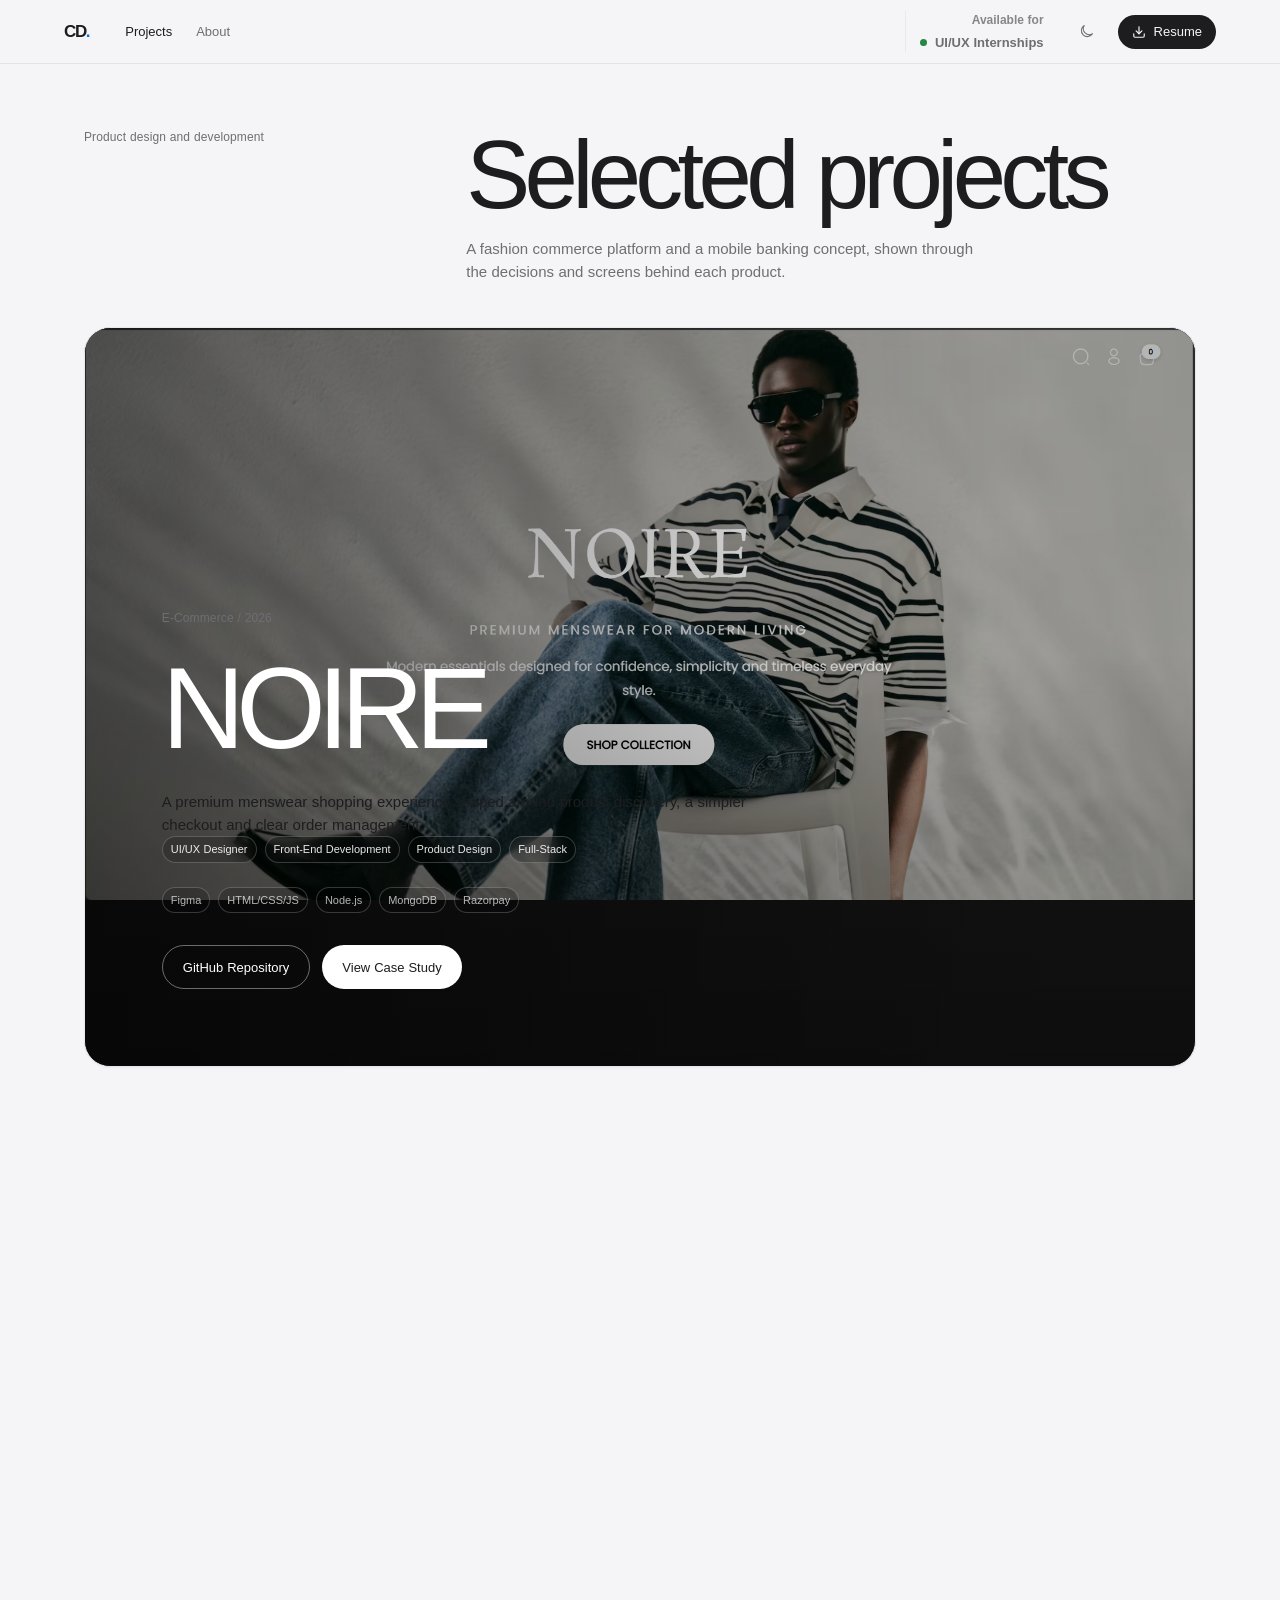
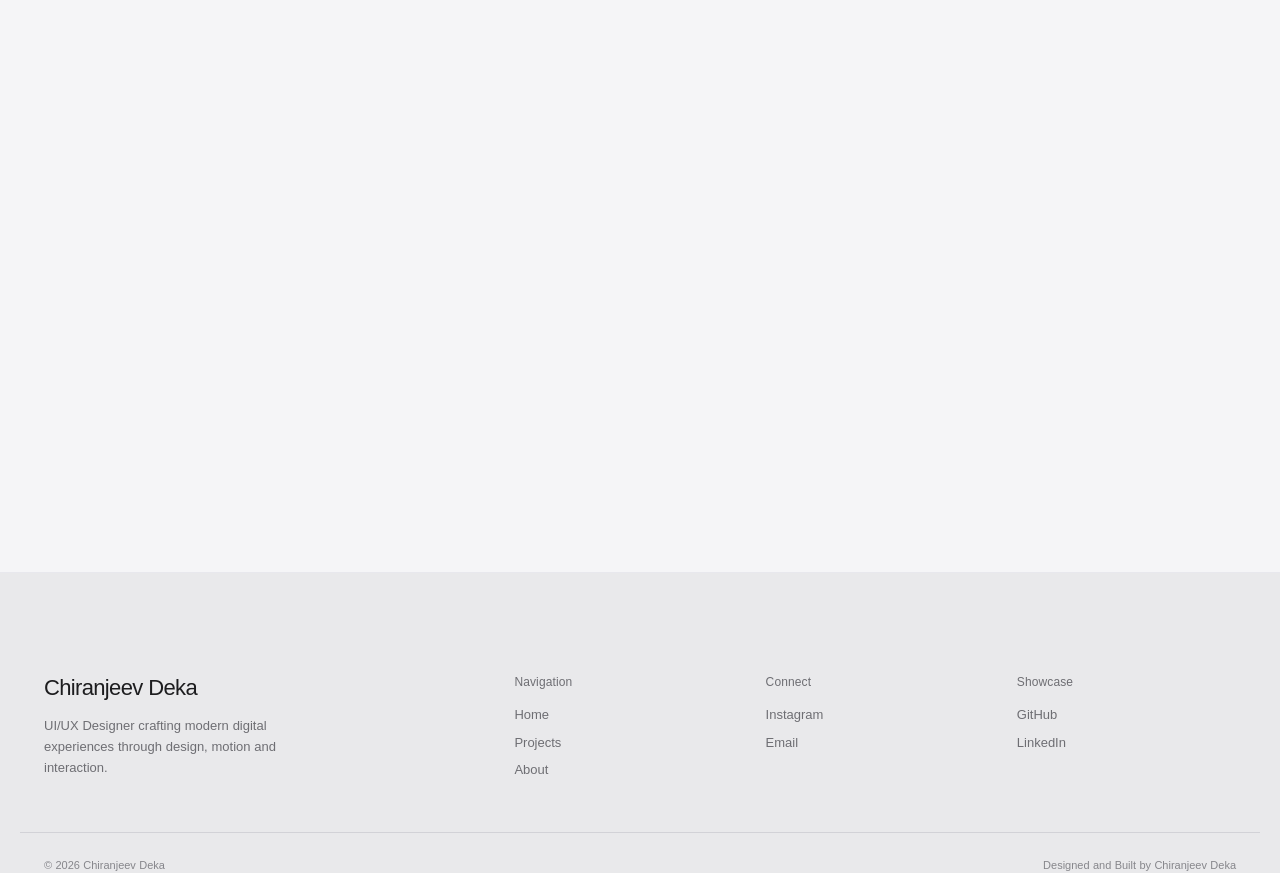
<file: projects.html>
<!DOCTYPE html>
<html lang="en">
<head>
  <meta charset="UTF-8">
  <meta name="viewport" content="width=device-width, initial-scale=1.0">
  <meta name="referrer" content="strict-origin-when-cross-origin">
  <meta http-equiv="Content-Security-Policy" content="default-src 'self'; base-uri 'self'; object-src 'none'; frame-src 'none'; form-action 'self'; img-src 'self'; font-src 'self'; style-src 'self'; style-src-elem 'self'; style-src-attr 'none'; script-src 'self' 'sha256-Lzj/FOhJ6SY5LnOLCq6S9bO6aqmGLtaTl5YvFV21X2o='; connect-src 'self'; upgrade-insecure-requests;">

  <title>Projects — Chiranjeev Deka</title>
  <link rel="icon" type="image/svg+xml" href="/assets/favicon.svg">
  <link rel="icon" type="image/png" sizes="192x192" href="/assets/favicon.png">
  <link rel="apple-touch-icon" sizes="180x180" href="/assets/apple-touch-icon.png">
  <link rel="canonical" href="https://chiranjeevdeka.com/projects">

  <meta name="description" content="Explore UI/UX case studies, product design projects and front-end development work by Chiranjeev Deka.">
  <meta name="author" content="Chiranjeev Deka">
  <meta name="robots" content="index, follow">
  <meta name="theme-color" content="#f5f5f7">

  <meta property="og:type" content="website">
  <meta property="og:title" content="Projects — Chiranjeev Deka">
  <meta property="og:description" content="Explore UI/UX case studies and product design work.">
  <meta property="og:url" content="https://chiranjeevdeka.com/projects">
  <meta property="og:image" content="https://chiranjeevdeka.com/assets/images/portfolio-preview.png">

  <meta name="twitter:card" content="summary_large_image">
  <meta name="twitter:title" content="Projects — Chiranjeev Deka">
  <meta name="twitter:description" content="Explore UI/UX case studies and product design work.">

  <link rel="stylesheet" href="/css/minimal.css">
  <link rel="stylesheet" href="/css/portfolio-theme.css">
  <link rel="stylesheet" href="/css/portfolio-utilities.css">
</head>

<body>
  <div class="progress-bar" aria-hidden="true"></div>

  <header class="navbar" role="banner">
    <div class="nav-inner">
      <nav class="nav-links" aria-label="Main navigation">
        <a class="nav-mark" href="/" aria-label="Chiranjeev Deka home">CD<span aria-hidden="true">.</span></a>
        <a href="/projects" aria-current="page">Projects</a>
        <a href="/about">About</a>
      </nav>

      <div class="nav-actions">
        <div class="availability" aria-label="Availability">
          <span class="availability-label">Available for</span>
          <span class="availability-status">UI/UX Internships</span>
        </div>
        <button id="themeToggle" class="theme-toggle" type="button" aria-label="Switch to dark mode" aria-pressed="false"><svg viewBox="0 0 24 24" aria-hidden="true"><path d="M20.5 15.2A8.5 8.5 0 0 1 8.8 3.5 8.5 8.5 0 1 0 20.5 15.2Z"/></svg></button>
        <a href="/assets/Chiranjeev_Deka_UIUX_Resume.pdf" download class="resume-btn">
          <svg xmlns="http://www.w3.org/2000/svg" width="14" height="14" viewBox="0 0 24 24" fill="none" stroke="currentColor" stroke-width="2" stroke-linecap="round" stroke-linejoin="round" aria-hidden="true">
            <path d="M21 15v4a2 2 0 0 1-2 2H5a2 2 0 0 1-2-2v-4" />
            <polyline points="7 10 12 15 17 10" />
            <line x1="12" y1="15" x2="12" y2="3" />
          </svg>
          <span>Resume</span>
        </a>
      </div>
    </div>
  </header>

  <main>
    <!-- Featured Project -->
    <section class="section projects-intro reveal" aria-labelledby="featured-title">
      <div class="container">
        <header class="section-header projects-heading">
          <span class="section-label">Product design and development</span>
          <h1 id="featured-title" class="display-1">Selected projects</h1>
          <p>A fashion commerce platform and a mobile banking concept, shown through the decisions and screens behind each product.</p>
        </header>

        <article class="featured-project card reveal">
          <img class="featured-bg" src="assets/images/noire-homepage.png" alt="" aria-hidden="true">
          <div class="featured-content">
            <span class="featured-tag featured-meta-tag">E-Commerce / 2026</span>
            <h2>NOIRE</h2>
            <p>A premium menswear shopping experience shaped around product discovery, a simpler checkout and clear order management.</p>

            <div class="featured-meta">
              <span>UI/UX Designer</span>
              <span>Front-End Development</span>
              <span>Product Design</span>
              <span>Full-Stack</span>
            </div>

            <div class="featured-tech">
              <span>Figma</span>
              <span>HTML/CSS/JS</span>
              <span>Node.js</span>
              <span>MongoDB</span>
              <span>Razorpay</span>
            </div>

            <div class="u-flex u-gap-3 u-flex-wrap">
              <a class="btn btn-secondary" href="https://github.com/Charliee-dev/noire" target="_blank" rel="noopener noreferrer">GitHub Repository</a>
              <a class="btn btn-primary" href="noire.html">View Case Study</a>
            </div>
          </div>
        </article>
      </div>
    </section>

    <!-- Other Projects -->
    <section class="section reveal" aria-labelledby="projects-title">
      <div class="container">
        <header class="section-header">
          <span class="section-label">More work</span>
          <h2 id="projects-title" class="display-3">Other projects</h2>
        </header>

        <div class="grid grid-2">
          <article class="card card-interactive project-card project-card--velix reveal">
            <div class="project-visual"><img src="assets/images/dashboard.png" alt="VELIX mobile banking dashboard" loading="lazy"></div>
            <span class="project-tag">FinTech</span>
            <h3 class="title-2">VELIX</h3>
            <p>Modern banking application designed with user research, wireframes, design systems, and interactive prototypes.</p>
            <div class="u-flex u-gap-3 u-mt-auto u-flex-wrap">
              <a class="btn btn-secondary" href="https://www.figma.com/design/RUbV7QR14EIUo0KyuSrz0a/VELIX-Banking-App?node-id=0-1&t=E9kWwuvUDdPuyXvy-1" target="_blank" rel="noopener noreferrer">Figma Prototype</a>
              <a class="btn btn-primary" href="velix.html">View Case Study</a>
            </div>
          </article>

          <article class="card card-interactive project-card project-card--upcoming reveal">
            <div class="project-visual upcoming-visual" aria-hidden="true"><span>In development</span><strong>03</strong></div>
            <h3 class="title-2">Game UI Experience</h3>
            <p>Game interface concepts focused on immersive navigation, progression systems, HUD design and player-centered interaction patterns.</p>
          </article>
        </div>
      </div>
    </section>
  </main>

  <footer class="footer" role="contentinfo">
    <div class="footer-grid">
      <div class="footer-brand">
        <h3>Chiranjeev Deka</h3>
        <p>UI/UX Designer crafting modern digital experiences through design, motion and interaction.</p>
      </div>

      <nav class="footer-col" aria-label="Navigation">
        <h4>Navigation</h4>
        <a href="/">Home</a>
        <a href="/projects">Projects</a>
        <a href="/about">About</a>
      </nav>

      <nav class="footer-col" aria-label="Connect">
        <h4>Connect</h4>
        <a href="https://www.instagram.com/chiranjeevdeka_/" target="_blank" rel="noopener noreferrer">Instagram</a>
        <a href="mailto:chiranjeevdeka@outlook.in">Email</a>
      </nav>

      <nav class="footer-col" aria-label="Showcase">
        <h4>Showcase</h4>
        <a href="https://github.com/Charliee-dev" target="_blank" rel="noopener noreferrer">GitHub</a>
        <a href="https://www.linkedin.com/in/chiranjeevdekauiux/" target="_blank" rel="noopener noreferrer">LinkedIn</a>
      </nav>
    </div>

    <div class="footer-bottom">
      <span id="copyright"></span>
      <span>Designed and Built by Chiranjeev Deka</span>
    </div>
  </footer>

  <script src="/js/minimal.js"></script>
</body>
</html>
</file>
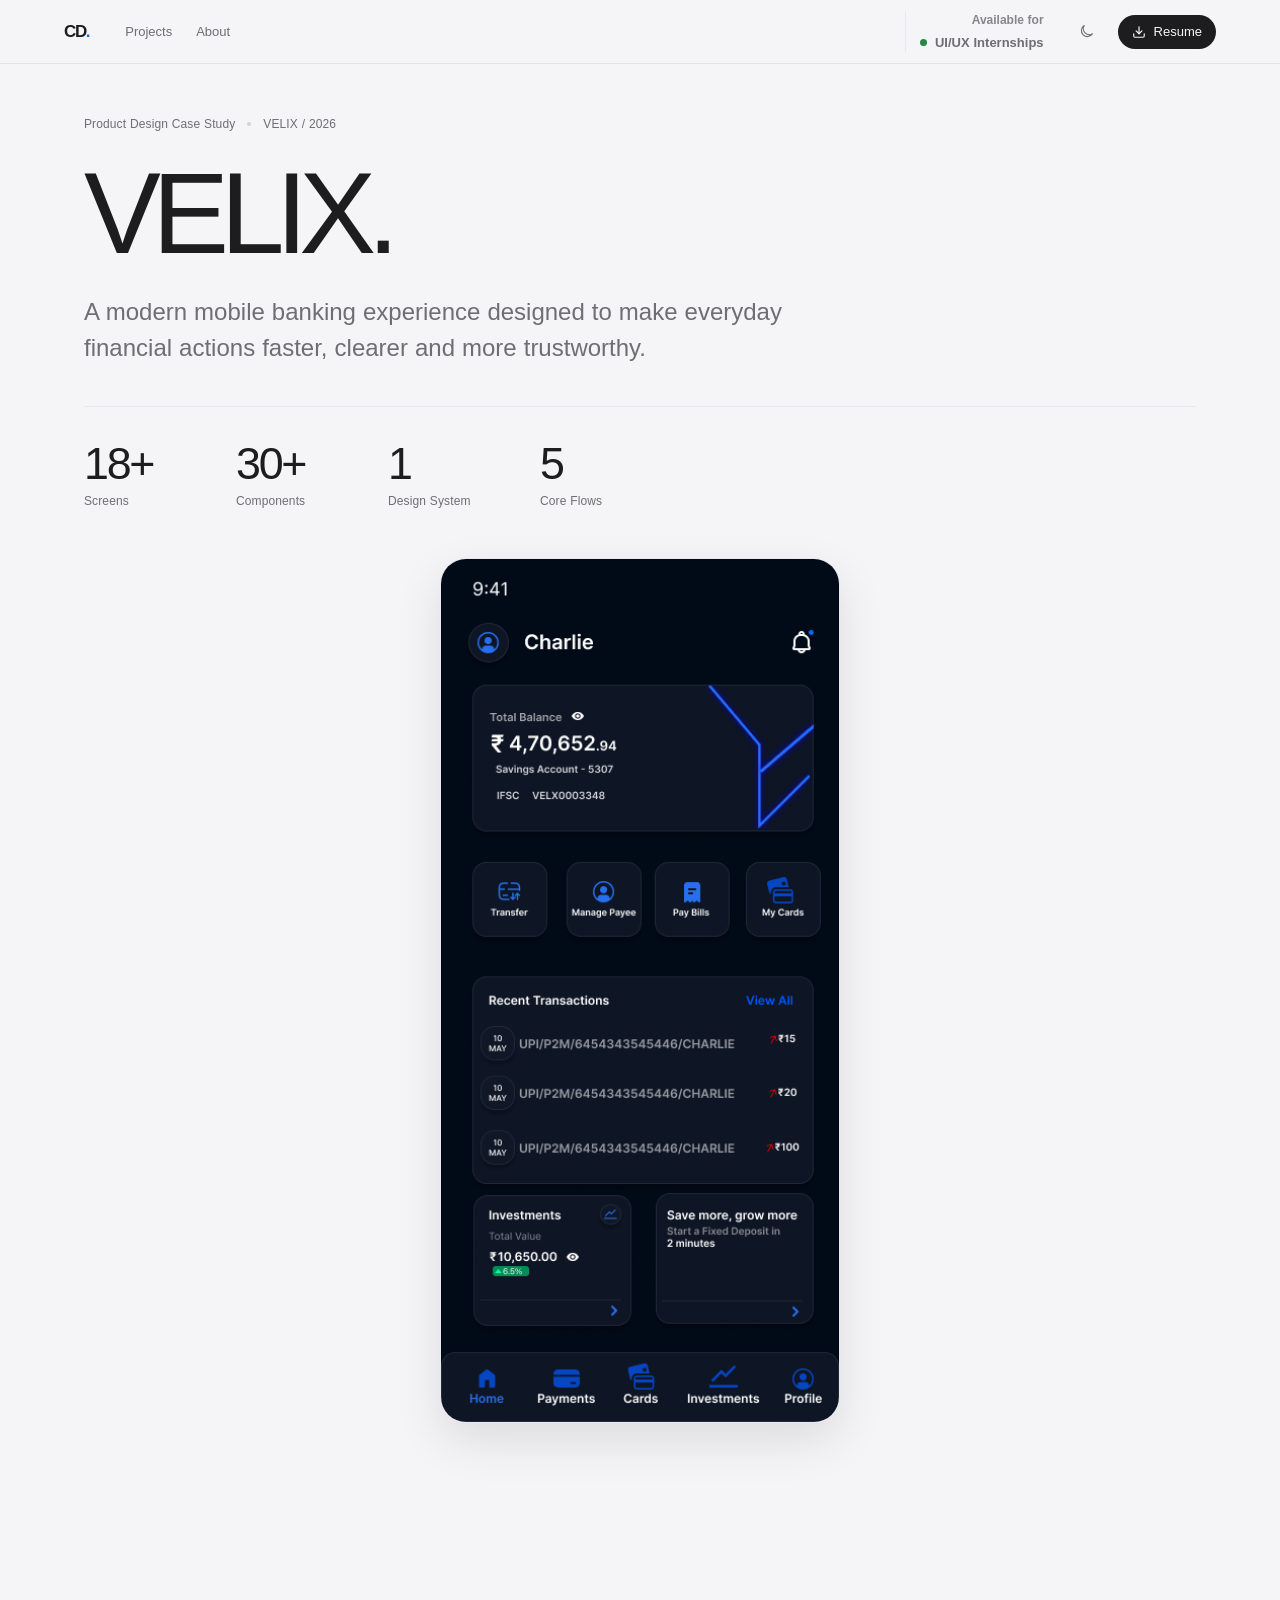
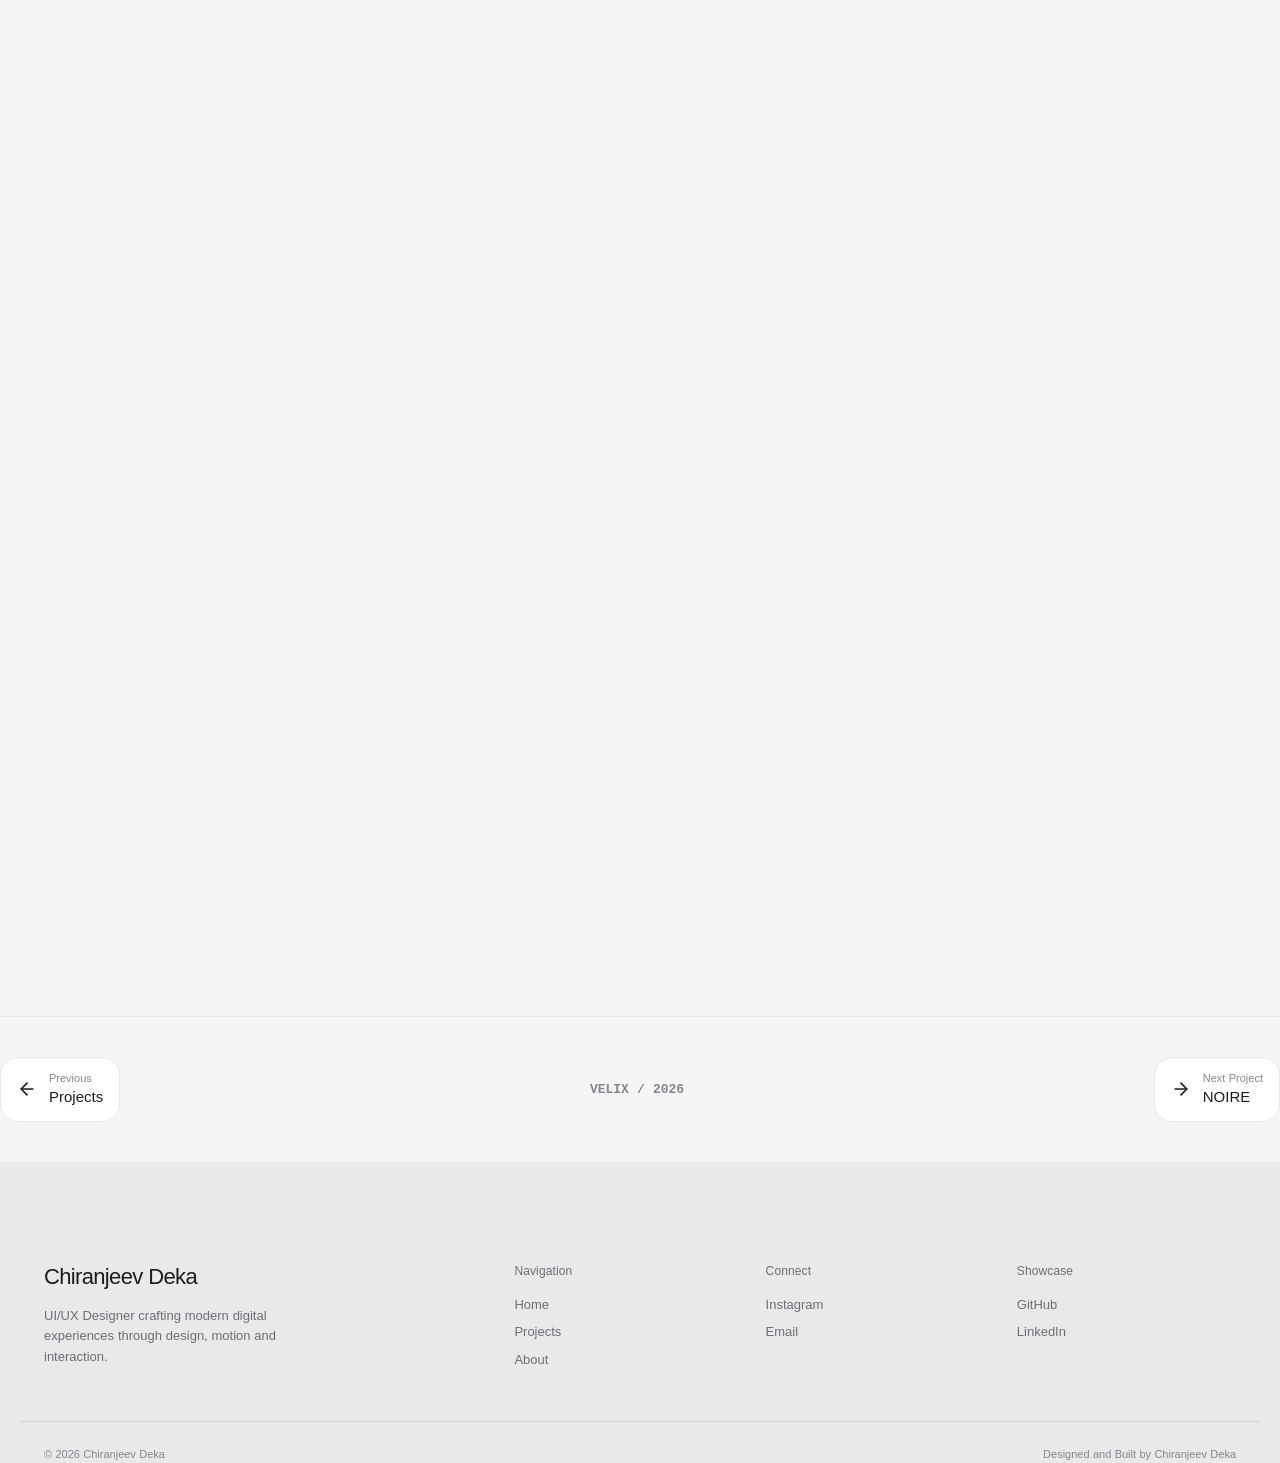
<file: velix.html>
<!DOCTYPE html>
<html lang="en">
<head>
  <meta charset="UTF-8">
  <meta name="viewport" content="width=device-width, initial-scale=1.0">
  <meta name="referrer" content="strict-origin-when-cross-origin">
  <meta http-equiv="Content-Security-Policy" content="default-src 'self'; base-uri 'self'; object-src 'none'; frame-src 'none'; form-action 'self'; img-src 'self'; font-src 'self'; style-src 'self'; style-src-elem 'self'; style-src-attr 'none'; script-src 'self' 'sha256-Lzj/FOhJ6SY5LnOLCq6S9bO6aqmGLtaTl5YvFV21X2o='; connect-src 'self'; upgrade-insecure-requests;">

  <title>VELIX — Banking App UI/UX Case Study | Chiranjeev Deka</title>
  <link rel="icon" type="image/svg+xml" href="/assets/favicon.svg">
  <link rel="icon" type="image/png" sizes="192x192" href="/assets/favicon.png">
  <link rel="apple-touch-icon" sizes="180x180" href="/assets/apple-touch-icon.png">
  <link rel="canonical" href="https://chiranjeevdeka.com/velix.html">

  <meta name="description" content="VELIX mobile banking UI/UX case study by Chiranjeev Deka featuring research, user flows, design system and high-fidelity screens.">
  <meta name="author" content="Chiranjeev Deka">
  <meta name="robots" content="index, follow">
  <meta name="theme-color" content="#f5f5f7">

  <meta property="og:type" content="website">
  <meta property="og:title" content="VELIX | Banking App UI/UX Case Study">
  <meta property="og:description" content="Modern banking application case study by Chiranjeev Deka.">
  <meta property="og:url" content="https://chiranjeevdeka.com/velix.html">
  <meta property="og:image" content="https://chiranjeevdeka.com/assets/images/portfolio-preview.png">

  <link rel="stylesheet" href="css/minimal.css">
  <link rel="stylesheet" href="css/portfolio-theme.css">
  <link rel="stylesheet" href="css/portfolio-utilities.css">
</head>

<body>
  <div class="progress-bar" aria-hidden="true"></div>

  <header class="navbar" role="banner">
    <div class="nav-inner">
      <nav class="nav-links" aria-label="Main navigation">
        <a class="nav-mark" href="/" aria-label="Chiranjeev Deka home">CD<span aria-hidden="true">.</span></a>
        <a href="/projects">Projects</a>
        <a href="/about">About</a>
      </nav>

      <div class="nav-actions">
        <div class="availability" aria-label="Availability">
          <span class="availability-label">Available for</span>
          <span class="availability-status">UI/UX Internships</span>
        </div>
        <button id="themeToggle" class="theme-toggle" type="button" aria-label="Switch to dark mode" aria-pressed="false"><svg viewBox="0 0 24 24" aria-hidden="true"><path d="M20.5 15.2A8.5 8.5 0 0 1 8.8 3.5 8.5 8.5 0 1 0 20.5 15.2Z"/></svg></button>
        <a href="/assets/Chiranjeev_Deka_UIUX_Resume.pdf" download class="resume-btn">
          <svg xmlns="http://www.w3.org/2000/svg" width="14" height="14" viewBox="0 0 24 24" fill="none" stroke="currentColor" stroke-width="2" stroke-linecap="round" stroke-linejoin="round" aria-hidden="true">
            <path d="M21 15v4a2 2 0 0 1-2 2H5a2 2 0 0 1-2-2v-4" />
            <polyline points="7 10 12 15 17 10" />
            <line x1="12" y1="15" x2="12" y2="3" />
          </svg>
          <span>Resume</span>
        </a>
      </div>
    </div>
  </header>

  <main>
    <!-- Hero -->
    <section class="case-hero reveal">
      <div class="container">
        <div class="case-meta">
          <span>Product Design Case Study</span>
          <span class="dot" aria-hidden="true"></span>
          <span>VELIX / 2026</span>
        </div>

        <h1 class="display-1">VELIX.</h1>

        <p class="lead">A modern mobile banking experience designed to make everyday financial actions faster, clearer and more trustworthy.</p>

        <div class="case-stats">
          <div class="stat">
            <div class="stat-value">18+</div>
            <div class="stat-label">Screens</div>
          </div>
          <div class="stat">
            <div class="stat-value">30+</div>
            <div class="stat-label">Components</div>
          </div>
          <div class="stat">
            <div class="stat-value">1</div>
            <div class="stat-label">Design System</div>
          </div>
          <div class="stat">
            <div class="stat-value">5</div>
            <div class="stat-label">Core Flows</div>
          </div>
        </div>
      </div>

      <!-- Hero Image -->
      <div class="u-mt-12 u-max-w-400 u-ml-auto u-mr-auto u-rounded-xl u-overflow-hidden u-border-subtle u-shadow-lg">
        <img class="u-w-full u-h-auto u-block" src="assets/images/dashboard.png" alt="VELIX mobile banking dashboard interface" loading="eager">
      </div>
    </section>

    <!-- Overview -->
    <section class="case-section reveal" id="overview" aria-labelledby="overview-title">
      <div class="container">
        <div class="two-col">
          <div class="section-sidebar">
            <div class="section-number">01</div>
            <h3>Overview</h3>
          </div>
          <div class="section-content">
            <h2 id="overview-title" class="display-3">Designing a calmer way<br>to manage money.</h2>
            <p>VELIX focuses on the everyday banking actions people need most, while reducing the visual and cognitive friction found in feature-heavy financial apps.</p>

            <div class="grid grid-4 u-mt-10 u-gap-4">
              <div class="card u-p-5 u-text-center">
                <div class="u-font-mono u-text-2xl u-font-bold u-text-accent u-mb-2">Role</div>
                <p class="u-text-secondary u-text-sm">UI/UX Designer · Product Designer</p>
              </div>
              <div class="card u-p-5 u-text-center">
                <div class="u-font-mono u-text-2xl u-font-bold u-text-accent u-mb-2">Duration</div>
                <p class="u-text-secondary u-text-sm">4 Weeks</p>
              </div>
              <div class="card u-p-5 u-text-center">
                <div class="u-font-mono u-text-2xl u-font-bold u-text-accent u-mb-2">Tools</div>
                <p class="u-text-secondary u-text-sm">Figma · FigJam · Photoshop</p>
              </div>
              <div class="card u-p-5 u-text-center">
                <div class="u-font-mono u-text-2xl u-font-bold u-text-accent u-mb-2">Platform</div>
                <p class="u-text-secondary u-text-sm">Android & iOS</p>
              </div>
            </div>
          </div>
        </div>
      </div>
    </section>

    <!-- Snapshot -->
    <section class="case-section reveal u-bg-soft" aria-labelledby="snapshot-title">
      <div class="container u-max-w-720 u-text-center">
        <div class="section-header">
          <span class="section-label">Snapshot</span>
          <h2 id="snapshot-title" class="display-3">By the numbers</h2>
        </div>

        <div class="grid grid-4 u-gap-4">
          <div class="card u-p-6">
            <div class="stat-value u-text-accent">18+</div>
            <div class="stat-label">Designed Screens</div>
          </div>
          <div class="card u-p-6">
            <div class="stat-value u-text-accent">30+</div>
            <div class="stat-label">Reusable Components</div>
          </div>
          <div class="card u-p-6">
            <div class="stat-value u-text-accent">1</div>
            <div class="stat-label">Design System</div>
          </div>
          <div class="card u-p-6">
            <div class="stat-value u-text-accent">5</div>
            <div class="stat-label">Core User Flows</div>
          </div>
        </div>
      </div>
    </section>

    <!-- Problem -->
    <section class="case-section reveal" id="problem" aria-labelledby="problem-title">
      <div class="container">
        <div class="two-col">
          <div class="section-sidebar">
            <div class="section-number">02</div>
            <h3>Problem</h3>
          </div>
          <div class="section-content">
            <h2 id="problem-title" class="display-3">Banking shouldn't feel<br>like navigating a<br><em>control panel.</em></h2>
            <p>Many banking applications contain numerous financial services that overwhelm users and make common actions slower than necessary.</p>
            <p>VELIX was designed to reduce interface complexity and prioritize essential tasks such as checking balances, transferring money and managing transactions.</p>
          </div>
        </div>
      </div>
    </section>

    <!-- Goals -->
    <section class="case-section reveal" aria-labelledby="goals-title">
      <div class="container">
        <div class="two-col">
          <div class="section-sidebar">
            <div class="section-number">03</div>
            <h3>Goals</h3>
          </div>
          <div class="section-content">
            <h2 id="goals-title" class="display-3">What VELIX<br>needed to <em>achieve.</em></h2>

            <div class="feature-list">
              <div class="feature-item">
                <div class="num">01</div>
                <h4>Clarity</h4>
                <p>Make important information immediately visible.</p>
              </div>
              <div class="feature-item">
                <div class="num">02</div>
                <h4>Speed</h4>
                <p>Reduce steps for common financial actions.</p>
              </div>
              <div class="feature-item">
                <div class="num">03</div>
                <h4>Trust</h4>
                <p>Use consistent feedback to make actions feel reliable.</p>
              </div>
              <div class="feature-item">
                <div class="num">04</div>
                <h4>Scalability</h4>
                <p>Build reusable components for future growth.</p>
              </div>
            </div>
          </div>
        </div>
      </div>
    </section>

    <!-- Core Features -->
    <section class="case-section reveal u-bg-soft" aria-labelledby="features-title">
      <div class="container u-max-w-720 u-text-center">
        <div class="section-header">
          <span class="section-label">Core features</span>
          <h2 id="features-title" class="display-3">Essential banking actions</h2>
        </div>

        <div class="feature-list">
          <div class="feature-item u-text-center"><div class="num">01</div><h4>User Authentication</h4></div>
          <div class="feature-item u-text-center"><div class="num">02</div><h4>Secure Login</h4></div>
          <div class="feature-item u-text-center"><div class="num">03</div><h4>PIN Verification</h4></div>
          <div class="feature-item u-text-center"><div class="num">04</div><h4>Dashboard</h4></div>
          <div class="feature-item u-text-center"><div class="num">05</div><h4>Money Transfer</h4></div>
          <div class="feature-item u-text-center"><div class="num">06</div><h4>Transaction History</h4></div>
          <div class="feature-item u-text-center"><div class="num">07</div><h4>Card Management</h4></div>
          <div class="feature-item u-text-center"><div class="num">08</div><h4>Notifications</h4></div>
          <div class="feature-item u-text-center"><div class="num">09</div><h4>Profile Management</h4></div>
          <div class="feature-item u-text-center"><div class="num">10</div><h4>Payment Confirmation</h4></div>
        </div>
      </div>
    </section>

    <!-- Competitive Analysis -->
    <section class="case-section reveal" aria-labelledby="competitive-title">
      <div class="container">
        <div class="two-col">
          <div class="section-sidebar">
            <div class="section-number">04</div>
            <h3>Competitive Landscape</h3>
          </div>
          <div class="section-content">
            <h2 id="competitive-title" class="display-3">Learning from familiar<br>financial products.</h2>
            <p>I analyzed Google Pay, PhonePe, Paytm, Revolut and Monzo with a focus on navigation patterns, dashboard layouts, transaction workflows and visual consistency.</p>

            <div class="grid grid-3 u-mt-8 u-gap-4">
              <div class="card u-p-5">
                <h4 class="u-mb-2">Google Pay</h4>
                <p class="u-text-secondary u-text-sm">Simple onboarding · Fast QR payments</p>
              </div>
              <div class="card u-p-5">
                <h4 class="u-mb-2">PhonePe</h4>
                <p class="u-text-secondary u-text-sm">Strong UPI · Feature-rich navigation</p>
              </div>
              <div class="card u-p-5">
                <h4 class="u-mb-2">Paytm</h4>
                <p class="u-text-secondary u-text-sm">Comprehensive · Information-heavy</p>
              </div>
              <div class="card u-p-5">
                <h4 class="u-mb-2">Revolut</h4>
                <p class="u-text-secondary u-text-sm">Premium UI · Budgeting</p>
              </div>
              <div class="card u-p-5">
                <h4 class="u-mb-2">Monzo</h4>
                <p class="u-text-secondary u-text-sm">Minimal · Clear history</p>
              </div>
            </div>
          </div>
        </div>
      </div>
    </section>

    <!-- Design Decisions -->
    <section class="case-section reveal" aria-labelledby="decisions-title">
      <div class="container">
        <div class="two-col">
          <div class="section-sidebar">
            <div class="section-number">05</div>
            <h3>Design Decisions</h3>
          </div>
          <div class="section-content">
            <h2 id="decisions-title" class="display-3">Key decisions<br>that shaped VELIX.</h2>

            <div class="feature-list">
              <div class="feature-item">
                <div class="num">01</div>
                <h4>Balance First</h4>
                <p>Account balance became the primary dashboard anchor.</p>
              </div>
              <div class="feature-item">
                <div class="num">02</div>
                <h4>Less Noise</h4>
                <p>Secondary information was reduced to minimum.</p>
              </div>
              <div class="feature-item">
                <div class="num">03</div>
                <h4>Primary Actions</h4>
                <p>Transfer and Scan QR receive clear priority.</p>
              </div>
              <div class="feature-item">
                <div class="num">04</div>
                <h4>Readable Dark UI</h4>
                <p>A controlled dark theme supports hierarchy.</p>
              </div>
            </div>
          </div>
        </div>
      </div>
    </section>

    <!-- Users -->
    <section class="case-section reveal u-bg-soft" aria-labelledby="users-title">
      <div class="container u-max-w-720 u-text-center">
        <div class="section-header">
          <span class="section-label">Target users</span>
          <h2 id="users-title" class="display-3">Who VELIX is for</h2>
        </div>

        <div class="grid grid-3 u-gap-4 u-text-left">
          <div class="card u-p-5">
            <h4 class="u-mb-3 u-text-accent">Primary Users</h4>
            <ul class="u-list-none u-p-0 u-text-secondary u-text-sm u-leading-2">
              <li>Working professionals</li>
              <li>College students</li>
              <li>Small business owners</li>
            </ul>
          </div>
          <div class="card u-p-5">
            <h4 class="u-mb-3 u-text-accent">User Goals</h4>
            <ul class="u-list-none u-p-0 u-text-secondary u-text-sm u-leading-2">
              <li>Check balance quickly</li>
              <li>Transfer money securely</li>
              <li>Pay bills efficiently</li>
              <li>Monitor transactions</li>
              <li>Manage cards</li>
            </ul>
          </div>
          <div class="card u-p-5">
            <h4 class="u-mb-3 u-text-accent">Pain Points</h4>
            <ul class="u-list-none u-p-0 u-text-secondary u-text-sm u-leading-2">
              <li>Cluttered interfaces</li>
              <li>Unnecessary features</li>
              <li>Complex navigation</li>
              <li>Unclear financial overview</li>
            </ul>
          </div>
        </div>
      </div>
    </section>

    <!-- User Flow -->
    <section class="case-section reveal" aria-labelledby="flow-title">
      <div class="container">
        <div class="two-col">
          <div class="section-sidebar">
            <div class="section-number">06</div>
            <h3>User Flow</h3>
          </div>
          <div class="section-content">
            <h2 id="flow-title" class="display-3">Core banking<br><em>journey.</em></h2>

            <div class="u-flex u-items-center u-justify-center u-gap-3 u-flex-wrap u-mt-8 u-p-6 u-bg-surface u-border-subtle u-rounded-xl">
              <div class="u-flex u-flex-col u-items-center u-gap-1">
                <span class="u-font-mono u-text-lg u-font-bold u-text-accent">01</span>
                <span class="u-text-sm u-font-medium u-text-secondary">Login</span>
              </div>
              <svg class="u-shrink-0" width="24" height="24" viewBox="0 0 24 24" fill="none" stroke="var(--line)" stroke-width="2"><polyline points="5 12 12 19 19 12"/></svg>
              <div class="u-flex u-flex-col u-items-center u-gap-1">
                <span class="u-font-mono u-text-lg u-font-bold u-text-tertiary">02</span>
                <span class="u-text-sm u-font-medium u-text-secondary">Dashboard</span>
              </div>
              <svg class="u-shrink-0" width="24" height="24" viewBox="0 0 24 24" fill="none" stroke="var(--line)" stroke-width="2"><polyline points="5 12 12 19 19 12"/></svg>
              <div class="u-flex u-flex-col u-items-center u-gap-1">
                <span class="u-font-mono u-text-lg u-font-bold u-text-tertiary">03</span>
                <span class="u-text-sm u-font-medium u-text-secondary">Transfer</span>
              </div>
              <svg class="u-shrink-0" width="24" height="24" viewBox="0 0 24 24" fill="none" stroke="var(--line)" stroke-width="2"><polyline points="5 12 12 19 19 12"/></svg>
              <div class="u-flex u-flex-col u-items-center u-gap-1">
                <span class="u-font-mono u-text-lg u-font-bold u-text-tertiary">04</span>
                <span class="u-text-sm u-font-medium u-text-secondary">Amount</span>
              </div>
              <svg class="u-shrink-0" width="24" height="24" viewBox="0 0 24 24" fill="none" stroke="var(--line)" stroke-width="2"><polyline points="5 12 12 19 19 12"/></svg>
              <div class="u-flex u-flex-col u-items-center u-gap-1">
                <span class="u-font-mono u-text-lg u-font-bold u-text-tertiary">05</span>
                <span class="u-text-sm u-font-medium u-text-secondary">Confirm</span>
              </div>
              <svg class="u-shrink-0" width="24" height="24" viewBox="0 0 24 24" fill="none" stroke="var(--line)" stroke-width="2"><polyline points="5 12 12 19 19 12"/></svg>
              <div class="u-flex u-flex-col u-items-center u-gap-1">
                <span class="u-font-mono u-text-lg u-font-bold u-text-success">06</span>
                <span class="u-text-sm u-font-medium u-text-success">Success</span>
              </div>
            </div>
          </div>
        </div>
      </div>
    </section>

    <!-- Design System -->
    <section class="case-section reveal" aria-labelledby="system-title">
      <div class="container">
        <div class="two-col">
          <div class="section-sidebar">
            <div class="section-number">07</div>
            <h3>Design System</h3>
          </div>
          <div class="section-content">
            <h2 id="system-title" class="display-3">A visual language<br>built to <em>scale.</em></h2>
            <p>The VELIX system defines colors, typography, buttons, inputs, cards, icons, spacing and reusable UI components.</p>

            <div class="card u-p-8 u-mt-8">
              <div class="u-flex u-gap-3 u-mb-8">
                <div class="u-w-48 u-h-48 u-rounded-md u-bg-accent"></div>
                <div class="u-w-48 u-h-48 u-rounded-md u-bg-surface u-border-subtle"></div>
                <div class="u-w-48 u-h-48 u-rounded-md u-bg-soft u-border-subtle"></div>
                <div class="u-w-48 u-h-48 u-rounded-md u-bg-success"></div>
                <div class="u-w-48 u-h-48 u-rounded-md u-bg-red"></div>
              </div>
              <div class="u-font-display u-text-3xl u-font-bold u-tracking-tight u-mb-2">Aa</div>
              <div class="u-text-xs u-font-semibold u-tracking-wide u-uppercase u-text-tertiary u-mb-6">Bold / Regular / Medium</div>
              <button class="btn btn-primary u-w-auto">Primary Action</button>
              <div class="u-mt-4 u-p-3-4 u-bg-base u-border-subtle u-rounded-md u-text-sm u-text-tertiary u-inline-block">Transaction amount</div>
            </div>
          </div>
        </div>
      </div>
    </section>

    <!-- Final UI -->
    <section class="case-section reveal" aria-labelledby="final-ui-title">
      <div class="container">
        <div class="two-col">
          <div class="section-sidebar">
            <div class="section-number">08</div>
            <h3>Final UI</h3>
          </div>
          <div class="section-content">
            <h2 id="final-ui-title" class="display-3">High-fidelity screens<br>for the complete<br>banking experience.</h2>
            <p>With the design system in place, I refined the final interfaces with a focus on clarity, consistency, accessibility and efficient financial management.</p>

            <div class="gallery gallery-3 gallery--portrait u-mt-8" data-lightbox-gallery="velix">
              <figure class="gallery-item" role="button" tabindex="0" aria-haspopup="dialog" aria-controls="lightbox" aria-label="Open VELIX dashboard preview" data-lightbox="assets/images/dashboard.png" data-caption="01 — Dashboard">
                <img src="assets/images/dashboard.png" alt="VELIX Dashboard" loading="lazy">
                <figcaption class="gallery-caption">01 — Dashboard</figcaption>
              </figure>
              <figure class="gallery-item" role="button" tabindex="0" aria-haspopup="dialog" aria-controls="lightbox" aria-label="Open VELIX transfer preview" data-lightbox="assets/images/transfer.png" data-caption="02 — Transfer Money">
                <img src="assets/images/transfer.png" alt="VELIX Transfer" loading="lazy">
                <figcaption class="gallery-caption">02 — Transfer Money</figcaption>
              </figure>
              <figure class="gallery-item" role="button" tabindex="0" aria-haspopup="dialog" aria-controls="lightbox" aria-label="Open VELIX transactions preview" data-lightbox="assets/images/transactions.png" data-caption="03 — Transactions">
                <img src="assets/images/transactions.png" alt="VELIX Transactions" loading="lazy">
                <figcaption class="gallery-caption">03 — Transactions</figcaption>
              </figure>
              <figure class="gallery-item" role="button" tabindex="0" aria-haspopup="dialog" aria-controls="lightbox" aria-label="Open VELIX cards preview" data-lightbox="assets/images/cards.png" data-caption="04 — Cards">
                <img src="assets/images/cards.png" alt="VELIX Cards" loading="lazy">
                <figcaption class="gallery-caption">04 — Cards</figcaption>
              </figure>
              <figure class="gallery-item" role="button" tabindex="0" aria-haspopup="dialog" aria-controls="lightbox" aria-label="Open VELIX profile preview" data-lightbox="assets/images/profile.png" data-caption="05 — Profile">
                <img src="assets/images/profile.png" alt="VELIX Profile" loading="lazy">
                <figcaption class="gallery-caption">05 — Profile</figcaption>
              </figure>
              <figure class="gallery-item" role="button" tabindex="0" aria-haspopup="dialog" aria-controls="lightbox" aria-label="Open VELIX payment confirmation preview" data-lightbox="assets/images/payment-success.png" data-caption="06 — Payment Successful">
                <img src="assets/images/payment-success.png" alt="VELIX Payment Success" loading="lazy">
                <figcaption class="gallery-caption">06 — Payment Successful</figcaption>
              </figure>
            </div>
          </div>
        </div>
      </div>
    </section>

    <!-- Prototype -->
    <section class="case-section reveal u-bg-soft" aria-labelledby="proto-title">
      <div class="container u-max-w-720 u-text-center">
        <div class="section-header">
          <span class="section-label">Prototype</span>
          <h2 id="proto-title" class="display-3">Experience the<br>product flow.</h2>
        </div>
        <p class="body-lg u-max-w-520 u-section-margin">The interactive prototype simulates authentication, dashboard navigation, money transfers and profile management.</p>
        <a class="btn btn-primary" href="https://www.figma.com/design/RUbV7QR14EIUo0KyuSrz0a/VELIX-Banking-App?node-id=0-1&t=E9kWwuvUDdPuyXvy-1" target="_blank" rel="noopener noreferrer">Open Figma Prototype <svg xmlns="http://www.w3.org/2000/svg" width="18" height="18" viewBox="0 0 24 24" fill="none" stroke="currentColor" stroke-width="2" stroke-linecap="round" stroke-linejoin="round"><path d="M18 13v6a2 2 0 0 1-2 2H5a2 2 0 0 1-2-2V8a2 2 0 0 1 2-2h6"/><polyline points="15 3 21 3 21 9"/><line x1="10" y1="14" x2="21" y2="3"/></svg></a>
      </div>
    </section>

    <!-- Outcome -->
    <section class="case-section reveal" aria-labelledby="outcome-title">
      <div class="container">
        <div class="two-col">
          <div class="section-sidebar">
            <div class="section-number">09</div>
            <h3>Outcome</h3>
          </div>
          <div class="section-content">
            <h2 id="outcome-title" class="display-3">Results</h2>

            <div class="feature-list">
              <div class="feature-item">
                <div class="num">01</div>
                <h4>Complete Workflow</h4>
                <p>Designed the banking journey from authentication to payment.</p>
              </div>
              <div class="feature-item">
                <div class="num">02</div>
                <h4>Reusable System</h4>
                <p>Created a scalable component and visual system.</p>
              </div>
              <div class="feature-item">
                <div class="num">03</div>
                <h4>18+ Screens</h4>
                <p>Translated product structure into a cohesive mobile experience.</p>
              </div>
              <div class="feature-item">
                <div class="num">04</div>
                <h4>Prototype</h4>
                <p>Connected key screens into a realistic product flow.</p>
              </div>
            </div>
          </div>
        </div>
      </div>
    </section>

    <!-- Reflection -->
    <section class="case-section reveal" aria-labelledby="reflection-title">
      <div class="container">
        <div class="two-col">
          <div class="section-sidebar">
            <div class="section-number">10</div>
            <h3>Reflection</h3>
          </div>
          <div class="section-content">
            <h2 id="reflection-title" class="display-3">What I learned.</h2>
            <p>Designing VELIX strengthened my understanding of user-centered design, information hierarchy, design systems and financial product workflows.</p>
            <p class="u-mt-5">If I continue improving this project, I would conduct usability testing with real users, refine onboarding and expand budgeting and analytics features.</p>
          </div>
        </div>
      </div>
    </section>

    <!-- Footer Nav -->
    <footer class="case-footer-nav" role="navigation" aria-label="Project navigation">
      <a href="/projects" class="case-nav-link prev">
        <svg xmlns="http://www.w3.org/2000/svg" width="20" height="20" viewBox="0 0 24 24" fill="none" stroke="currentColor" stroke-width="2" stroke-linecap="round" stroke-linejoin="round"><line x1="19" y1="12" x2="5" y2="12"/><polyline points="12 19 5 12 12 5"/></svg>
        <div>
          <span class="label">Previous</span>
          <span class="title">Projects</span>
        </div>
      </a>
      <div class="u-text-center u-font-mono u-text-sm u-font-semibold u-text-tertiary">VELIX / 2026</div>
      <a href="noire.html" class="case-nav-link next">
        <div>
          <span class="label">Next Project</span>
          <span class="title">NOIRE</span>
        </div>
        <svg xmlns="http://www.w3.org/2000/svg" width="20" height="20" viewBox="0 0 24 24" fill="none" stroke="currentColor" stroke-width="2" stroke-linecap="round" stroke-linejoin="round"><line x1="5" y1="12" x2="19" y2="12"/><polyline points="12 5 19 12 12 19"/></svg>
      </a>
    </footer>
  </main>

  <!-- Site Footer -->
  <footer class="footer" role="contentinfo">
    <div class="footer-grid">
      <div class="footer-brand">
        <h3>Chiranjeev Deka</h3>
        <p>UI/UX Designer crafting modern digital experiences through design, motion and interaction.</p>
      </div>

      <nav class="footer-col" aria-label="Navigation">
        <h4>Navigation</h4>
        <a href="/">Home</a>
        <a href="/projects">Projects</a>
        <a href="/about">About</a>
      </nav>

      <nav class="footer-col" aria-label="Connect">
        <h4>Connect</h4>
        <a href="https://www.instagram.com/chiranjeevdeka_/" target="_blank" rel="noopener noreferrer">Instagram</a>
        <a href="mailto:chiranjeevdeka@outlook.in">Email</a>
      </nav>

      <nav class="footer-col" aria-label="Showcase">
        <h4>Showcase</h4>
        <a href="https://github.com/Charliee-dev" target="_blank" rel="noopener noreferrer">GitHub</a>
        <a href="https://www.linkedin.com/in/chiranjeevdekauiux/" target="_blank" rel="noopener noreferrer">LinkedIn</a>
      </nav>
    </div>

    <div class="footer-bottom">
      <span id="copyright"></span>
      <span>Designed and Built by Chiranjeev Deka</span>
    </div>
  </footer>

  <!-- Lightbox -->
  <div class="lightbox" id="lightbox" aria-hidden="true" role="dialog" aria-modal="true" aria-label="Image preview">
    <button id="lightbox-close" class="lightbox-close" type="button" aria-label="Close">×</button>
    <img id="lightbox-img" alt="">
    <span id="lightbox-caption" class="lightbox-caption"></span>
  </div>

  <script src="js/minimal.js"></script>
</body>
</html>
</file>
<file: css/minimal.css>
/* =========================================================
   CHIRANJEEV DEKA — MINIMAL DESIGN SYSTEM
   Apple-inspired: whitespace, typography, restraint
   ========================================================= */

:root {
  /* Color - Neutral, refined */
  --bg: #ffffff;
  --bg-soft: #f5f5f7;
  --surface: #ffffff;
  --surface-hover: #fafafa;

  --text: #1d1d1f;
  --text-secondary: #6e6e73;
  --text-tertiary: #86868b;

  --line: #d2d2d7;
  --line-subtle: #e8e8ed;

  --accent: #0071e3;
  --accent-hover: #0077ed;
  --accent-soft: #e8f0fe;

  --success: #34c759;
  --success-soft: #e8f5e9;

  /* Typography - SF Pro / System */
  --font-sans: -apple-system, BlinkMacSystemFont, "SF Pro Text", "Helvetica Neue", Helvetica, Arial, sans-serif;
  --font-display: -apple-system, BlinkMacSystemFont, "SF Pro Display", "Helvetica Neue", Helvetica, Arial, sans-serif;
  --font-mono: "SF Mono", "Fira Code", ui-monospace, monospace;

  --text-xs: 0.6875rem;    /* 11px */
  --text-sm: 0.8125rem;    /* 13px */
  --text-base: 0.9375rem;  /* 15px */
  --text-lg: 1.0625rem;    /* 17px */
  --text-xl: 1.25rem;      /* 20px */
  --text-2xl: 1.5rem;      /* 24px */
  --text-3xl: 2.125rem;    /* 34px */
  --text-4xl: 3rem;        /* 48px */
  --text-5xl: 4.5rem;      /* 72px */
  --text-6xl: 6rem;        /* 96px */

  /* Spacing - 8px base */
  --space-1: 0.25rem;  /* 4px */
  --space-2: 0.5rem;   /* 8px */
  --space-3: 0.75rem;  /* 12px */
  --space-4: 1rem;     /* 16px */
  --space-5: 1.25rem;  /* 20px */
  --space-6: 1.5rem;   /* 24px */
  --space-8: 2rem;     /* 32px */
  --space-10: 2.5rem;  /* 40px */
  --space-12: 3rem;    /* 48px */
  --space-16: 4rem;    /* 64px */
  --space-20: 5rem;    /* 80px */
  --space-24: 6rem;    /* 96px */
  --space-32: 8rem;    /* 128px */

  /* Radius */
  --radius-sm: 6px;
  --radius-md: 10px;
  --radius-lg: 16px;
  --radius-xl: 24px;
  --radius-full: 999px;

  /* Shadows - subtle, layered */
  --shadow-sm: 0 1px 2px rgba(0,0,0,0.04), 0 1px 3px rgba(0,0,0,0.06);
  --shadow-md: 0 4px 12px rgba(0,0,0,0.05), 0 2px 4px rgba(0,0,0,0.04);
  --shadow-lg: 0 12px 32px rgba(0,0,0,0.06), 0 4px 8px rgba(0,0,0,0.04);
  --shadow-xl: 0 24px 64px rgba(0,0,0,0.08), 0 8px 16px rgba(0,0,0,0.05);

  /* Transitions */
  --ease: cubic-bezier(0.42, 0, 0.58, 1);
  --ease-out: cubic-bezier(0, 0, 0.2, 1);
  --ease-spring: cubic-bezier(0.34, 1.56, 0.64, 1);
  --dur-fast: 120ms;
  --dur-base: 250ms;
  --dur-slow: 400ms;
  --dur-slower: 600ms;

  /* Layout */
  --max-width: 1024px;
  --max-wide: 1280px;
  --header-h: 56px;

  /* Z-index */
  --z-nav: 100;
  --z-modal: 200;
}

/* Dark mode - Apple style */
@media (prefers-color-scheme: dark) {
  :root {
    --bg: #000000;
    --bg-soft: #1d1d1f;
    --surface: #1d1d1f;
    --surface-hover: #2c2c2e;

    --text: #f5f5f7;
    --text-secondary: #98989d;
    --text-tertiary: #6e6e73;

    --line: #2c2c2e;
    --line-subtle: #3a3a3c;

    --accent: #0a84ff;
    --accent-hover: #409cff;
    --accent-soft: #1a2f4a;

    --success: #30d158;
    --success-soft: #1a3d2a;

    --shadow-sm: 0 1px 2px rgba(0,0,0,0.3), 0 1px 3px rgba(0,0,0,0.4);
    --shadow-md: 0 4px 12px rgba(0,0,0,0.4), 0 2px 4px rgba(0,0,0,0.3);
    --shadow-lg: 0 12px 32px rgba(0,0,0,0.5), 0 4px 8px rgba(0,0,0,0.3);
    --shadow-xl: 0 24px 64px rgba(0,0,0,0.6), 0 8px 16px rgba(0,0,0,0.4);
  }
}

/* Explicit light/dark override via data-theme */
[data-theme="light"] { /* light vars above */ }
[data-theme="dark"] { /* dark vars above */ }

/* ---- Reset ---- */
*, *::before, *::after { box-sizing: border-box; margin: 0; padding: 0; }
html { scroll-behavior: smooth; -webkit-text-size-adjust: 100%; }
@media (prefers-reduced-motion: reduce) { html { scroll-behavior: auto; } }

body {
  min-height: 100vh;
  background: var(--bg);
  color: var(--text);
  font-family: var(--font-sans);
  font-size: var(--text-base);
  line-height: 1.5;
  -webkit-font-smoothing: antialiased;
  -moz-osx-font-smoothing: grayscale;
  text-rendering: optimizeLegibility;
  font-weight: 400;
  letter-spacing: -0.01em;
}

img { max-width: 100%; height: auto; display: block; }
a { color: inherit; text-decoration: none; }
button { font: inherit; background: none; border: none; cursor: pointer; }
::selection { background: var(--accent); color: #fff; }

:focus-visible {
  outline: 2px solid var(--accent);
  outline-offset: 2px;
  border-radius: 2px;
}

/* ---- Typography ---- */
h1, h2, h3, h4, h5, h6 {
  font-family: var(--font-display);
  font-weight: 600;
  line-height: 1.1;
  letter-spacing: -0.02em;
  color: var(--text);
}

.display-1 { font-size: var(--text-6xl); font-weight: 700; letter-spacing: -0.03em; }
.display-2 { font-size: var(--text-5xl); font-weight: 700; letter-spacing: -0.03em; }
.display-3 { font-size: var(--text-4xl); font-weight: 600; letter-spacing: -0.02em; }
.headline { font-size: var(--text-3xl); font-weight: 600; }
.title-1 { font-size: var(--text-2xl); font-weight: 600; }
.title-2 { font-size: var(--text-xl); font-weight: 600; }
.title-3 { font-size: var(--text-lg); font-weight: 600; }

.body { font-size: var(--text-base); line-height: 1.6; color: var(--text-secondary); }
.body-lg { font-size: var(--text-lg); line-height: 1.6; color: var(--text-secondary); }
.caption { font-size: var(--text-xs); line-height: 1.4; color: var(--text-tertiary); font-weight: 400; }
.caption-bold { font-weight: 600; }

.mono { font-family: var(--font-mono); }

/* ---- Layout ---- */
.container {
  width: 100%;
  max-width: var(--max-width);
  margin: 0 auto;
  padding: 0 var(--space-6);
}

.container-wide {
  max-width: var(--max-wide);
}

.section {
  padding: var(--space-20) 0;
}

.section-sm { padding: var(--space-12) 0; }
.section-lg { padding: var(--space-32) 0; }

/* ---- Navigation ---- */
.navbar {
  position: fixed;
  top: 0; left: 0; right: 0;
  height: var(--header-h);
  z-index: var(--z-nav);
  background: rgba(255,255,255,0.72);
  backdrop-filter: saturate(180%) blur(20px);
  border-bottom: 1px solid var(--line-subtle);
  transition: background var(--dur-base), border-color var(--dur-base);
}

@media (prefers-color-scheme: dark) {
  .navbar {
    background: rgba(0,0,0,0.72);
    border-bottom-color: var(--line-subtle);
  }
}

[data-theme="light"] .navbar {
  background: rgba(255,255,255,0.72);
  border-bottom-color: var(--line-subtle);
}
[data-theme="dark"] .navbar {
  background: rgba(0,0,0,0.72);
  border-bottom-color: var(--line-subtle);
}

.nav-inner {
  max-width: var(--max-width);
  margin: 0 auto;
  height: 100%;
  display: flex;
  align-items: center;
  justify-content: space-between;
  padding: 0 var(--space-6);
  gap: var(--space-8);
}

.nav-links {
  display: flex;
  align-items: center;
  gap: var(--space-1);
}

.nav-links a {
  padding: var(--space-2) var(--space-3);
  font-size: var(--text-sm);
  font-weight: 400;
  color: var(--text-secondary);
  border-radius: var(--radius-md);
  transition: color var(--dur-fast), background var(--dur-fast);
}

.nav-links a:hover,
.nav-links a[aria-current="page"] {
  color: var(--text);
  background: var(--surface-hover);
}

.nav-links a[aria-current="page"] { font-weight: 500; }

.nav-actions {
  display: flex;
  align-items: center;
  gap: var(--space-3);
}

/* Theme Toggle */
.theme-toggle {
  width: 36px;
  height: 36px;
  display: grid;
  place-items: center;
  border-radius: var(--radius-full);
  color: var(--text-secondary);
  font-size: 1rem;
  transition: background var(--dur-fast), color var(--dur-fast);
}

.theme-toggle:hover {
  background: var(--surface-hover);
  color: var(--text);
}

/* Resume Button */
.resume-btn {
  display: inline-flex;
  align-items: center;
  gap: var(--space-2);
  padding: var(--space-2) var(--space-4);
  background: var(--text);
  color: var(--bg);
  font-size: var(--text-sm);
  font-weight: 500;
  border-radius: var(--radius-full);
  transition: opacity var(--dur-fast), transform var(--dur-fast);
}

.resume-btn:hover { opacity: 0.8; transform: translateY(-1px); }
.resume-btn:active { transform: translateY(0); }
.resume-btn svg { width: 14px; height: 14px; }

/* Availability */
.availability {
  display: none; /* hidden on mobile, show on desktop */
}

@media (min-width: 768px) {
  .availability {
    display: flex;
    flex-direction: column;
    align-items: flex-end;
    gap: var(--space-1);
    padding-right: var(--space-3);
    border-left: 1px solid var(--line-subtle);
  }
  .availability-label {
    font-size: var(--text-xs);
    font-weight: 600;
    letter-spacing: 0.05em;
    text-transform: uppercase;
    color: var(--text-tertiary);
  }
  .availability-status {
    font-size: var(--text-xs);
    font-weight: 600;
    color: var(--success);
  }
}

/* ---- Buttons ---- */
.btn {
  display: inline-flex;
  align-items: center;
  justify-content: center;
  gap: var(--space-2);
  height: 44px;
  padding: 0 var(--space-5);
  font-size: var(--text-sm);
  font-weight: 500;
  border-radius: var(--radius-full);
  transition: all var(--dur-fast);
  white-space: nowrap;
}

.btn-primary {
  background: var(--accent);
  color: #fff;
}
.btn-primary:hover { background: var(--accent-hover); }
.btn-primary:active { transform: scale(0.98); }

.btn-secondary {
  background: var(--surface);
  color: var(--text);
  border: 1px solid var(--line);
}
.btn-secondary:hover {
  background: var(--surface-hover);
  border-color: var(--line-subtle);
}

.btn-ghost {
  background: transparent;
  color: var(--text-secondary);
}
.btn-ghost:hover {
  background: var(--surface-hover);
  color: var(--text);
}

.btn-link {
  height: auto;
  padding: 0;
  font-size: var(--text-base);
  font-weight: 400;
  color: var(--accent);
  background: none;
}
.btn-link:hover { text-decoration: underline; }
.btn-link svg { width: 18px; height: 18px; transition: transform var(--dur-fast); }
.btn-link:hover svg { transform: translateX(4px); }

/* ---- Cards ---- */
.card {
  background: var(--surface);
  border: 1px solid var(--line-subtle);
  border-radius: var(--radius-xl);
  overflow: hidden;
  transition: border-color var(--dur-base), box-shadow var(--dur-base), transform var(--dur-base);
}

.card:hover {
  border-color: var(--line);
  box-shadow: var(--shadow-md);
}

.card-interactive {
  cursor: pointer;
}
.card-interactive:hover {
  transform: translateY(-4px);
  box-shadow: var(--shadow-lg);
}

/* ---- Hero ---- */
.hero {
  padding: calc(var(--header-h) + var(--space-16)) 0 var(--space-16);
  text-align: center;
}

.hero-content {
  max-width: 720px;
  margin: 0 auto;
}

.hero-badge {
  display: inline-flex;
  align-items: center;
  gap: var(--space-2);
  padding: var(--space-1) var(--space-3);
  background: var(--accent-soft);
  color: var(--accent);
  font-size: var(--text-xs);
  font-weight: 600;
  letter-spacing: 0.02em;
  border-radius: var(--radius-full);
  margin-bottom: var(--space-6);
}

.hero-badge::before {
  content: "";
  width: 6px; height: 6px;
  border-radius: 50%;
  background: var(--success);
}

.hero h1 {
  margin-bottom: var(--space-6);
  line-height: 1.05;
}

.hero .lead {
  font-size: var(--text-lg);
  color: var(--text-secondary);
  max-width: 580px;
  margin: 0 auto var(--space-8);
  line-height: 1.6;
}

.hero-actions {
  display: flex;
  flex-wrap: wrap;
  justify-content: center;
  gap: var(--space-3);
}

/* ---- Section Header ---- */
.section-header {
  text-align: center;
  max-width: 640px;
  margin: 0 auto var(--space-12);
}

.section-label {
  display: inline-block;
  font-size: var(--text-xs);
  font-weight: 600;
  letter-spacing: 0.1em;
  text-transform: uppercase;
  color: var(--accent);
  margin-bottom: var(--space-3);
}

.section-header h2 { margin-bottom: var(--space-4); }
.section-header p { color: var(--text-secondary); }

/* ---- Grid ---- */
.grid {
  display: grid;
  gap: var(--space-6);
}
.grid-2 { grid-template-columns: repeat(2, 1fr); }
.grid-3 { grid-template-columns: repeat(3, 1fr); }

@media (max-width: 900px) {
  .grid-3 { grid-template-columns: repeat(2, 1fr); }
}
@media (max-width: 600px) {
  .grid-2, .grid-3 { grid-template-columns: 1fr; }
}

/* ---- Project Card ---- */
.project-card {
  display: flex;
  flex-direction: column;
  padding: var(--space-6);
  min-height: 320px;
}

.project-tag {
  font-size: var(--text-xs);
  font-weight: 600;
  letter-spacing: 0.05em;
  text-transform: uppercase;
  color: var(--text-tertiary);
  margin-bottom: var(--space-4);
}

.project-card h3 {
  margin-bottom: var(--space-3);
  line-height: 1.2;
}

.project-card p {
  flex: 1;
  margin-bottom: var(--space-5);
  color: var(--text-secondary);
  line-height: 1.6;
}

.project-link {
  display: inline-flex;
  align-items: center;
  gap: var(--space-2);
  font-size: var(--text-sm);
  font-weight: 500;
  color: var(--accent);
  transition: gap var(--dur-fast);
}
.project-link:hover { gap: var(--space-3); }
.project-link svg { width: 16px; height: 16px; flex-shrink: 0; }

/* ---- Featured Project ---- */
.featured-project {
  position: relative;
  padding: var(--space-12);
  min-height: 480px;
  display: flex;
  flex-direction: column;
  justify-content: flex-end;
  overflow: hidden;
}

.featured-project::before {
  content: "";
  position: absolute;
  inset: 0;
  background: linear-gradient(180deg, transparent 50%, rgba(0,0,0,0.4) 100%);
  z-index: 0;
}

.featured-content { position: relative; z-index: 1; }
.featured-tag { color: var(--accent); }
.featured-project h2 {
  font-size: clamp(var(--text-4xl), 6vw, var(--text-5xl));
  font-weight: 700;
  letter-spacing: -0.03em;
  color: #fff;
  margin: var(--space-4) 0 var(--space-5);
  line-height: 1.1;
}
.featured-project > p {
  color: rgba(255,255,255,0.85);
  font-size: var(--text-lg);
  max-width: 520px;
  margin-bottom: var(--space-6);
  line-height: 1.6;
}

.featured-meta {
  display: flex;
  flex-wrap: wrap;
  gap: var(--space-2);
  margin-bottom: var(--space-6);
}
.featured-meta span {
  font-size: var(--text-xs);
  padding: var(--space-1) var(--space-2);
  background: rgba(255,255,255,0.1);
  backdrop-filter: blur(10px);
  border-radius: var(--radius-full);
  color: rgba(255,255,255,0.9);
}

.featured-tech {
  display: flex;
  flex-wrap: wrap;
  gap: var(--space-2);
  margin-bottom: var(--space-8);
}
.featured-tech span {
  font-size: var(--text-xs);
  padding: var(--space-1) var(--space-2);
  background: rgba(255,255,255,0.08);
  border-radius: var(--radius-sm);
  color: rgba(255,255,255,0.7);
}

.featured-project .btn { width: fit-content; }

/* Featured Background Image */
.featured-bg {
  position: absolute;
  inset: 0;
  z-index: -1;
  object-fit: cover;
}

/* ---- Footer ---- */
.footer {
  padding: var(--space-16) 0 var(--space-8);
  border-top: 1px solid var(--line-subtle);
  background: var(--bg-soft);
}

.footer-grid {
  display: grid;
  grid-template-columns: 2fr 1fr 1fr 1fr;
  gap: var(--space-8);
  max-width: var(--max-width);
  margin: 0 auto var(--space-12);
  padding: 0 var(--space-6);
}

.footer-brand h3 {
  font-size: var(--text-xl);
  font-weight: 600;
  margin-bottom: var(--space-4);
}
.footer-brand p {
  font-size: var(--text-sm);
  color: var(--text-secondary);
  line-height: 1.6;
  max-width: 280px;
}

.footer-col h4 {
  font-size: var(--text-xs);
  font-weight: 600;
  letter-spacing: 0.1em;
  text-transform: uppercase;
  color: var(--text-tertiary);
  margin-bottom: var(--space-3);
}
.footer-col a {
  display: block;
  font-size: var(--text-sm);
  color: var(--text-secondary);
  padding: var(--space-1) 0;
  transition: color var(--dur-fast);
}
.footer-col a:hover { color: var(--text); }

.footer-bottom {
  max-width: var(--max-width);
  margin: 0 auto;
  padding: var(--space-6) var(--space-6) 0;
  border-top: 1px solid var(--line-subtle);
  display: flex;
  justify-content: space-between;
  align-items: center;
  font-size: var(--text-xs);
  color: var(--text-tertiary);
}

@media (max-width: 768px) {
  .footer-grid { grid-template-columns: 1fr 1fr; gap: var(--space-6); }
  .footer-brand { grid-column: 1 / -1; }
  .footer-bottom { flex-direction: column; gap: var(--space-2); text-align: center; }
}

/* ---- Scroll Reveal ---- */
.reveal {
  opacity: 1;
  transform: none;
  transition: opacity var(--dur-slower) var(--ease-out), transform var(--dur-slower) var(--ease-out);
}
html.js .reveal {
  opacity: 0;
  transform: translateY(20px);
}
html.js .reveal.visible {
  opacity: 1;
  transform: none;
}

/* Stagger */
.reveal:nth-child(1) { transition-delay: 0ms; }
.reveal:nth-child(2) { transition-delay: 60ms; }
.reveal:nth-child(3) { transition-delay: 120ms; }
.reveal:nth-child(4) { transition-delay: 180ms; }
.reveal:nth-child(5) { transition-delay: 240ms; }
.reveal:nth-child(6) { transition-delay: 300ms; }

@media (prefers-reduced-motion: reduce) {
  .reveal { opacity: 1; transform: none; transition: none; }
}

/* ---- Case Study Specific ---- */
.case-hero {
  padding: calc(var(--header-h) + var(--space-12)) 0 var(--space-12);
}

.case-meta {
  display: flex;
  align-items: center;
  gap: var(--space-4);
  font-size: var(--text-xs);
  font-weight: 600;
  letter-spacing: 0.05em;
  text-transform: uppercase;
  color: var(--text-tertiary);
  margin-bottom: var(--space-6);
}

.case-meta .dot { width: 4px; height: 4px; border-radius: 50%; background: var(--line); }

.case-hero h1 {
  max-width: 800px;
  margin-bottom: var(--space-6);
}

.case-hero .lead {
  font-size: var(--text-lg);
  color: var(--text-secondary);
  max-width: 640px;
  margin-bottom: var(--space-10);
}

.case-stats {
  display: flex;
  flex-wrap: wrap;
  gap: var(--space-8);
  padding-top: var(--space-8);
  border-top: 1px solid var(--line-subtle);
}

.stat {
  min-width: 120px;
}
.stat-value {
  font-family: var(--font-display);
  font-size: var(--text-3xl);
  font-weight: 700;
  letter-spacing: -0.02em;
  line-height: 1.1;
}
.stat-label {
  font-size: var(--text-xs);
  font-weight: 600;
  letter-spacing: 0.05em;
  text-transform: uppercase;
  color: var(--text-tertiary);
  margin-top: var(--space-1);
}

/* Side Nav (Case Studies) */
.side-nav {
  position: fixed;
  right: var(--space-6);
  top: 50%;
  transform: translateY(-50%);
  z-index: 50;
  display: none;
}

@media (min-width: 1200px) {
  .side-nav { display: block; }
}

.side-nav-list {
  display: flex;
  flex-direction: column;
  gap: var(--space-3);
  padding: var(--space-4);
  background: var(--surface);
  border: 1px solid var(--line-subtle);
  border-radius: var(--radius-lg);
  box-shadow: var(--shadow-md);
}

.side-nav-link {
  display: flex;
  align-items: center;
  gap: var(--space-2);
  padding: var(--space-2) var(--space-3);
  font-size: var(--text-xs);
  font-weight: 500;
  color: var(--text-secondary);
  border-radius: var(--radius-md);
  transition: all var(--dur-fast);
  white-space: nowrap;
}
.side-nav-link:hover,
.side-nav-link.active {
  background: var(--accent-soft);
  color: var(--accent);
}
.side-nav-link .num {
  color: var(--text-tertiary);
}
.side-nav-link.active .num { color: var(--accent); }

/* Case Study Sections */
.case-section {
  padding: var(--space-20) 0;
  border-top: 1px solid var(--line-subtle);
}

.case-section:first-of-type { border-top: none; }

.case-section-header {
  max-width: 720px;
  margin-bottom: var(--space-12);
}

.case-section-header .section-label { color: var(--accent); }

/* Two Column Layout */
.two-col {
  display: grid;
  grid-template-columns: 280px 1fr;
  gap: var(--space-12);
  align-items: start;
}

@media (max-width: 900px) {
  .two-col { grid-template-columns: 1fr; }
  .two-col > :first-child { position: sticky; top: calc(var(--header-h) + var(--space-6)); }
}

.section-sidebar {
  position: sticky;
  top: calc(var(--header-h) + var(--space-6));
}

.section-number {
  font-family: var(--font-display);
  font-size: var(--text-4xl);
  font-weight: 700;
  letter-spacing: -0.03em;
  color: var(--line);
  line-height: 1;
  margin-bottom: var(--space-4);
}

.section-sidebar h3 {
  font-size: var(--text-lg);
  font-weight: 600;
  color: var(--text-secondary);
  line-height: 1.4;
}

.section-content { max-width: 720px; }

.section-content h2 {
  margin-bottom: var(--space-4);
  line-height: 1.2;
}

.section-content p {
  color: var(--text-secondary);
  line-height: 1.7;
  margin-bottom: var(--space-5);
}

.section-content p:last-child { margin-bottom: 0; }

/* Image Gallery */
.gallery {
  display: grid;
  gap: var(--space-6);
  margin-top: var(--space-8);
}
.gallery-2 { grid-template-columns: repeat(2, 1fr); }
.gallery-3 { grid-template-columns: repeat(3, 1fr); }

@media (max-width: 900px) { .gallery-3 { grid-template-columns: repeat(2, 1fr); } }
@media (max-width: 600px) { .gallery-2, .gallery-3 { grid-template-columns: 1fr; } }

.gallery-item {
  border-radius: var(--radius-lg);
  overflow: hidden;
  background: var(--surface);
  border: 1px solid var(--line-subtle);
  transition: border-color var(--dur-base), box-shadow var(--dur-base);
}
.gallery-item:hover {
  border-color: var(--line);
  box-shadow: var(--shadow-md);
}
.gallery-item img {
  width: 100%;
  aspect-ratio: 9/16;
  object-fit: cover;
  transition: transform var(--dur-slow) var(--ease-out);
}
.gallery-item:hover img { transform: scale(1.02); }

.gallery-caption {
  padding: var(--space-4);
  font-size: var(--text-sm);
  color: var(--text-secondary);
}

/* Feature List */
.feature-list {
  display: grid;
  grid-template-columns: repeat(3, 1fr);
  gap: var(--space-4);
  margin-top: var(--space-8);
}

@media (max-width: 768px) { .feature-list { grid-template-columns: 1fr; } }

.feature-item {
  padding: var(--space-5);
  background: var(--surface);
  border: 1px solid var(--line-subtle);
  border-radius: var(--radius-lg);
  transition: border-color var(--dur-base), transform var(--dur-base);
}
.feature-item:hover {
  border-color: var(--line);
  transform: translateY(-2px);
}
.feature-item .num {
  font-family: var(--font-mono);
  font-size: var(--text-2xl);
  font-weight: 700;
  color: var(--line);
  line-height: 1;
  margin-bottom: var(--space-3);
}
.feature-item h4 { margin-bottom: var(--space-2); }
.feature-item p { font-size: var(--text-sm); color: var(--text-secondary); margin: 0; }

/* Tech Stack Tabs */
.stack-tabs {
  display: flex;
  gap: var(--space-2);
  margin-bottom: var(--space-6);
  flex-wrap: wrap;
}
.stack-tab {
  padding: var(--space-2) var(--space-4);
  font-size: var(--text-xs);
  font-weight: 600;
  letter-spacing: 0.02em;
  text-transform: uppercase;
  color: var(--text-tertiary);
  background: var(--surface);
  border: 1px solid var(--line-subtle);
  border-radius: var(--radius-full);
  transition: all var(--dur-fast);
}
.stack-tab:hover { border-color: var(--accent); color: var(--accent); }
.stack-tab.active {
  background: var(--accent);
  border-color: var(--accent);
  color: #fff;
}

.stack-panel { display: none; }
.stack-panel.active { display: block; animation: fadeIn var(--dur-base) var(--ease-out); }

@keyframes fadeIn { from { opacity: 0; transform: translateY(8px); } to { opacity: 1; transform: none; } }

.stack-tags { display: flex; flex-wrap: wrap; gap: var(--space-2); }
.stack-tags span {
  font-size: var(--text-xs);
  padding: var(--space-1) var(--space-3);
  background: var(--surface);
  border: 1px solid var(--line-subtle);
  border-radius: var(--radius-full);
  color: var(--text-secondary);
}

/* Footer Nav (Case Studies) */
.case-footer-nav {
  display: flex;
  justify-content: space-between;
  align-items: center;
  padding: var(--space-10) 0;
  border-top: 1px solid var(--line-subtle);
}

.case-nav-link {
  display: flex;
  align-items: center;
  gap: var(--space-3);
  padding: var(--space-3) var(--space-4);
  background: var(--surface);
  border: 1px solid var(--line-subtle);
  border-radius: var(--radius-lg);
  transition: all var(--dur-fast);
}
.case-nav-link:hover {
  border-color: var(--accent);
  background: var(--accent-soft);
  color: var(--accent);
}
.case-nav-link.prev { flex-direction: row; }
.case-nav-link.next { flex-direction: row-reverse; }
.case-nav-link .label {
  font-size: var(--text-xs);
  font-weight: 600;
  letter-spacing: 0.05em;
  text-transform: uppercase;
  color: var(--text-tertiary);
  display: block;
}
.case-nav-link .title { font-weight: 500; }
.case-nav-link svg { width: 20px; height: 20px; flex-shrink: 0; }

/* Lightbox */
.lightbox {
  position: fixed;
  inset: 0;
  z-index: var(--z-modal);
  display: grid;
  place-items: center;
  padding: var(--space-6);
  background: rgba(0,0,0,0.95);
  backdrop-filter: blur(20px);
  opacity: 0;
  visibility: hidden;
  transition: opacity var(--dur-base), visibility var(--dur-base);
}
.lightbox.open { opacity: 1; visibility: visible; }
.lightbox img {
  max-width: 95vw;
  max-height: 90vh;
  border-radius: var(--radius-lg);
  box-shadow: var(--shadow-xl);
  transform: scale(0.96);
  transition: transform var(--dur-slow) var(--ease-spring);
}
.lightbox.open img { transform: scale(1); }
.lightbox-close {
  position: absolute;
  top: var(--space-6);
  right: var(--space-6);
  width: 44px; height: 44px;
  display: grid; place-items: center;
  border-radius: var(--radius-full);
  background: var(--surface);
  color: var(--text);
  font-size: 1.5rem;
  border: 1px solid var(--line-subtle);
  transition: background var(--dur-fast), transform var(--dur-fast);
}
.lightbox-close:hover { background: var(--surface-hover); transform: rotate(90deg); }
.lightbox-caption {
  position: absolute;
  bottom: var(--space-6);
  left: 50%;
  transform: translateX(-50%);
  font-size: var(--text-xs);
  color: var(--text-tertiary);
  white-space: nowrap;
}

/* Progress Bar */
.progress-bar {
  position: fixed;
  top: var(--header-h); left: 0; right: 0;
  height: 2px;
  z-index: var(--z-nav);
  background: var(--accent);
  transform-origin: left;
  transform: scaleX(0);
  pointer-events: none;
}

@supports (animation-timeline: scroll()) {
  .progress-bar {
    animation: page-progress linear both;
    animation-timeline: scroll(root block);
    animation-duration: auto;
  }
  @keyframes page-progress { to { transform: scaleX(1); } }
}

body.lightbox-open { overflow: hidden; }

/* =========================================================
   RESPONSIVE TYPE SCALE
   ========================================================= */
@media (max-width: 768px) {
  :root {
    --text-5xl: 3.5rem;   /* 56px */
    --text-4xl: 2.5rem;   /* 40px */
    --text-3xl: 1.75rem;  /* 28px */
    --space-20: 4rem;     /* 64px */
    --space-16: 3rem;     /* 48px */
    --space-12: 2.5rem;   /* 40px */
  }
  .hero { padding-top: calc(var(--header-h) + var(--space-10)); }
  .featured-project { min-height: 380px; padding: var(--space-8); }
  .case-hero { padding-top: calc(var(--header-h) + var(--space-8)); }
  .case-stats { gap: var(--space-6); }
  .stat { min-width: 100px; }
  .stat-value { font-size: var(--text-2xl); }
}

@media (max-width: 480px) {
  :root {
    --text-5xl: 2.75rem;  /* 44px */
    --text-4xl: 2rem;     /* 32px */
    --space-6: 1rem;      /* 16px */
  }
  .container { padding: 0 var(--space-4); }
  .nav-inner { padding: 0 var(--space-4); }
  .hero-actions { flex-direction: column; align-items: center; }
  .hero-actions .btn { width: 100%; max-width: 280px; }
  .footer-grid { grid-template-columns: 1fr; }
  .case-nav-link .label { display: none; }
  .case-nav-link { padding: var(--space-2) var(--space-3); }
}
</file>
<file: css/portfolio-theme.css>
/* Chiranjeev Deka — portfolio art direction */
:root {
  --bg: #f5f5f7;
  --bg-soft: #e9e9eb;
  --surface: #fff;
  --surface-hover: #f7f7f8;
  --text: #1d1d1f;
  --text-secondary: #6e6e73;
  --text-tertiary: #86868b;
  --line: #d2d2d7;
  --line-subtle: #e8e8ed;
  --accent: #0071e3;
  --accent-hover: #0077ed;
  --accent-soft: #e8f0fe;
  --success: #278744;
  --success-soft: #e8f5e9;
  --font-sans: -apple-system, BlinkMacSystemFont, "SF Pro Text", "Helvetica Neue", Arial, sans-serif;
  --font-display: -apple-system, BlinkMacSystemFont, "SF Pro Display", "Helvetica Neue", Arial, sans-serif;
  --radius-sm: 6px;
  --radius-md: 10px;
  --radius-lg: 18px;
  --radius-xl: 26px;
  --max-width: 1240px;
  --max-wide: 1440px;
  --ease-out: cubic-bezier(.22, 1, .36, 1);
  --dur-fast: 150ms;
  --dur-base: 220ms;
  --dur-slow: 420ms;
  --dur-slower: 620ms;
  --shadow-sm: 0 1px 2px rgba(0,0,0,.04);
  --shadow-md: 0 8px 24px rgba(0,0,0,.07);
  --shadow-lg: 0 18px 48px rgba(0,0,0,.1);
}

[data-theme="dark"] {
  --bg: #000;
  --bg-soft: #1c1c1e;
  --surface: #1c1c1e;
  --surface-hover: #2c2c2e;
  --text: #f5f5f7;
  --text-secondary: #a1a1a6;
  --text-tertiary: #86868b;
  --line: #3a3a3c;
  --line-subtle: #2c2c2e;
  --accent: #0a84ff;
  --accent-hover: #409cff;
  --accent-soft: #1a2f4a;
  --success: #30d158;
  --success-soft: #1a3d2a;
  --shadow-sm: 0 1px 2px rgba(0,0,0,.25);
  --shadow-md: 0 8px 24px rgba(0,0,0,.28);
  --shadow-lg: 0 18px 48px rgba(0,0,0,.35);
}

html { scroll-padding-top: calc(var(--header-h) + 16px); }
body {
  background: var(--bg);
  background-image: none;
  color: var(--text);
  font-family: var(--font-sans);
  letter-spacing: 0;
  word-spacing: .02em;
}
h1, h2, h3, h4, h5, h6 { font-family: var(--font-display); font-weight: 500; letter-spacing: -.035em; word-spacing: .01em; }
p, li { word-spacing: .015em; }
.container { max-width: var(--max-width); padding-inline: clamp(24px, 5vw, 72px); }

/* Navigation */
.navbar, [data-theme="light"] .navbar, [data-theme="dark"] .navbar {
  height: 64px;
  background: color-mix(in srgb, var(--bg) 88%, transparent);
  border-bottom: 1px solid color-mix(in srgb, var(--text) 8%, transparent);
  backdrop-filter: saturate(180%) blur(20px);
  transition: background-color var(--dur-base), border-color var(--dur-base), box-shadow var(--dur-base);
}
.navbar.is-scrolled { box-shadow: var(--shadow-sm); }
.nav-inner { max-width: 1400px; padding-inline: clamp(24px, 5vw, 72px); }
.nav-links { gap: 24px; }
.nav-links a {
  position: relative;
  padding: 8px 0;
  color: var(--text-secondary);
  font-size: 13px;
  transition: color var(--dur-fast) ease;
}
.nav-links a:hover, .nav-links a[aria-current="page"] { color: var(--text); background: transparent; }
.nav-links a::after { display: none; }
.nav-mark { margin-right: 12px; color: var(--text) !important; font-size: 17px !important; font-weight: 600 !important; letter-spacing: -.08em !important; }
.nav-mark span { color: var(--accent); }
.nav-actions { gap: 14px; }
.availability { padding-left: 14px; border-color: var(--line-subtle); }
.availability-label, .availability-status { letter-spacing: 0; text-transform: none; }
.availability-label { font-size: 12px; }
.availability-status { position: relative; display: inline-flex; align-items: center; gap: 8px; color: var(--text-secondary); font-size: 13px; }
.availability-status::before {
  position: relative;
  width: 7px;
  height: 7px;
  flex: none;
  border-radius: 50%;
  background: var(--success);
  content: "";
}
.availability-status::after {
  position: absolute;
  top: 50%;
  left: 0;
  width: 7px;
  height: 7px;
  border: 1px solid var(--success);
  border-radius: 50%;
  content: "";
  pointer-events: none;
  transform: translateY(-50%) scale(.75);
  animation: availability-ring 2.4s var(--ease-out) infinite;
}
.theme-toggle { width: 34px; height: 34px; border-radius: 50%; transition: background-color var(--dur-base), color var(--dur-base), transform var(--dur-base); }
.theme-toggle:hover { transform: rotate(-8deg); }
.theme-toggle svg { width: 17px; height: 17px; fill: none; stroke: currentColor; stroke-width: 1.5; stroke-linecap: round; stroke-linejoin: round; transition: transform var(--dur-slow) var(--ease-out); }
.resume-btn { min-height: 34px; padding: 0 14px; border-radius: 999px; background: var(--text); color: var(--bg); }
.resume-btn:hover { opacity: .86; transform: none; }

/* Type, controls and surfaces */
.display-1, .display-2, .display-3, .headline { font-weight: 500; letter-spacing: -.055em; }
.display-1 { font-size: clamp(3.5rem, 7.8vw, 7rem); line-height: .98; }
.display-2 { font-size: clamp(2.8rem, 6vw, 5.4rem); }
.display-3 { font-size: clamp(2.2rem, 4.8vw, 4.2rem); }
.section-label, .project-tag, .case-meta, .stat-label, .featured-meta-tag, .footer-col h4 {
  color: var(--text-secondary);
  font-size: 12px;
  font-weight: 400;
  letter-spacing: .01em;
  text-transform: none;
}
.btn { min-height: 44px; height: auto; border-radius: 999px; padding: 0 20px; font-weight: 500; transition: background-color var(--dur-fast), color var(--dur-fast), border-color var(--dur-fast), transform var(--dur-fast); }
.btn-primary { background: var(--accent); color: #fff; }
.btn-primary:hover { background: var(--accent-hover); }
.btn:active { transform: scale(.98); }
.btn-secondary { border: 1px solid var(--line); background: var(--surface); color: var(--text); }
.btn-secondary:hover { background: var(--surface-hover); border-color: var(--line); }
.btn-link { color: var(--accent); }
.btn:focus-visible, .nav-links a:focus-visible, .nav-actions a:focus-visible, .project-link:focus-visible, .side-nav-link:focus-visible, .gallery-item:focus-visible {
  outline: 2px solid var(--accent);
  outline-offset: 4px;
}
.card { border-radius: var(--radius-lg); background: var(--surface); border-color: var(--line-subtle); box-shadow: var(--shadow-sm); }
.card:hover { border-color: var(--line); box-shadow: var(--shadow-md); }
.card-interactive:hover { transform: translateY(-2px); }

/* Home: name, introduction and real project work share one opening frame. */
.hero {
  min-height: min(820px, 100svh);
  padding: calc(var(--header-h) + 48px) 0 48px;
  text-align: left;
}
.hero::after { display: none; }
.hero-content { max-width: var(--max-wide); }
.hero-eyebrow { grid-column: 1; margin-bottom: 20px; color: var(--text-secondary); font-size: 16px; }
.hero-eyebrow::before {
  display: inline-block;
  width: 24px;
  height: 1px;
  margin: 0 10px 4px 0;
  background: var(--accent);
  content: "";
  transform: scaleX(0);
  transform-origin: left center;
  transition: transform 560ms var(--ease-out) 140ms;
}
.hero.visible .hero-eyebrow::before { transform: scaleX(1); }
.home-intro {
  display: grid;
  grid-template-columns: minmax(320px, .82fr) minmax(0, 1.18fr);
  grid-template-rows: auto auto auto auto;
  align-content: center;
  align-items: center;
  column-gap: clamp(36px, 6vw, 88px);
  row-gap: 0;
}
.home-intro h1 { grid-column: 1; margin: 0 0 22px; max-width: 580px; font-size: clamp(3.7rem, 6vw, 6.2rem); line-height: .92; }
.home-intro .lead { grid-column: 1; margin: 0 0 28px; max-width: 440px; color: var(--text-secondary); font-size: clamp(18px, 2vw, 22px); line-height: 1.42; }
.home-intro .hero-actions { grid-column: 1; justify-content: flex-start; gap: 12px; }
.hero-visual {
  grid-column: 2;
  grid-row: 1 / 5;
  width: 100%;
  margin: 0;
}
.hero-visual img {
  width: 100%;
  aspect-ratio: 1.78;
  object-fit: cover;
  object-position: 57% center;
  border-radius: 22px;
  box-shadow: var(--shadow-md);
}
.hero-visual figcaption { display: flex; justify-content: space-between; gap: 16px; padding: 14px 2px 0; color: var(--text-secondary); font-size: 12px; }
.hero-visual figcaption span:first-child { color: var(--text); font-weight: 500; }

/* Work index and project previews */
.section { padding-block: clamp(80px, 10vw, 136px); }
.section-header { display: grid; grid-template-columns: minmax(160px, .48fr) 1fr; align-items: end; column-gap: 32px; row-gap: 12px; max-width: none; margin-bottom: 44px; text-align: left; }
.section-header .section-label { grid-column: 1; align-self: start; margin: 0; }
.section-header h2, .section-header h1 { grid-column: 2; margin: 0; }
.section-header p { grid-column: 2; max-width: 520px; margin: 4px 0 0; color: var(--text-secondary); }
.projects-heading h1 { font-size: clamp(2.25rem, 7.5vw, 6rem); line-height: .98; letter-spacing: -.06em; }
.grid-2 { gap: clamp(24px, 4vw, 56px); }
.project-card {
  display: flex;
  min-height: 0;
  aspect-ratio: auto;
  justify-content: flex-start;
  padding: 0;
  overflow: visible;
  border: 0;
  background: transparent;
  box-shadow: none;
}
.project-card:hover { box-shadow: none; }
.project-card::before, .project-card::after { content: none; display: none; }
.project-card .project-tag { display: block; margin: 0 0 8px; color: var(--text-secondary); }
.project-card h3 { margin: 0 0 8px; font-size: clamp(2rem, 3.6vw, 3rem); font-weight: 500; letter-spacing: -.05em; }
.project-card p { max-width: 420px; margin: 0 0 16px; color: var(--text-secondary); line-height: 1.55; }
.project-card .project-link { gap: 8px; width: fit-content; margin-top: auto; padding: 0; border: 0; color: var(--accent); font-size: 14px; }
.project-link svg { transition: transform var(--dur-fast) ease; }
.project-link:hover { gap: 8px; }
.project-link:hover svg { transform: translateX(3px); }
.project-visual {
  position: relative;
  inset: auto;
  z-index: auto;
  flex: none;
  width: 100%;
  height: auto;
  aspect-ratio: 1.78;
  margin: 0 0 24px;
  overflow: hidden;
  border-radius: var(--radius-lg);
  background: var(--bg-soft);
}
.project-visual img { width: 100%; height: 100%; object-fit: cover; object-position: center; transition: transform 520ms var(--ease-out); }
.project-card--noire:hover .project-visual img { transform: scale(1.024); }
.project-card--noire:focus-within .project-visual img { transform: scale(1.024); }
.project-card--velix .project-visual {
  display: grid;
  min-height: 390px;
  aspect-ratio: auto;
  place-items: center;
  padding: 18px;
  background: #070d18;
}
.project-card--velix .project-visual img {
  width: auto;
  max-width: 100%;
  height: 354px;
  object-fit: contain;
  object-position: center;
  border: 1px solid rgba(255,255,255,.14);
  border-radius: 18px;
  box-shadow: 0 10px 28px rgba(0,0,0,.22);
}
.project-card--velix:hover .project-visual img { transform: translateY(-2px); }
.project-card--upcoming .project-visual { display: flex; min-height: 390px; aspect-ratio: auto; align-items: flex-end; justify-content: space-between; padding: 28px; background: var(--bg-soft); }
.project-card:focus-within .project-visual { outline: 2px solid var(--accent); outline-offset: 4px; }
.upcoming-visual span { align-self: flex-start; color: var(--text-secondary); font-size: 13px; }
.upcoming-visual strong { color: var(--text-tertiary); font-size: clamp(7rem, 13vw, 11rem); font-weight: 400; line-height: .7; letter-spacing: -.08em; }
.featured-project {
  position: relative;
  isolation: isolate;
  min-height: clamp(480px, 58vw, 740px);
  padding: clamp(32px, 6vw, 84px);
  overflow: hidden;
  border-radius: var(--radius-xl);
  background: #151515;
}
.featured-project::before { background: linear-gradient(90deg,rgba(0,0,0,.52),rgba(0,0,0,.05) 86%),linear-gradient(0deg,rgba(0,0,0,.32),transparent 56%); }
.featured-bg { filter: none; transition: transform 700ms var(--ease-out); }
.featured-project:hover .featured-bg { transform: scale(1.015); }
.featured-content { max-width: 620px; }
.featured-project h2 { color: #fff; font-size: clamp(4rem, 9vw, 8rem); font-weight: 500; letter-spacing: -.075em; }
.featured-project > p { max-width: 440px; color: rgba(255,255,255,.86); }
.featured-meta span, .featured-tech span { border: 1px solid rgba(255,255,255,.2); border-radius: 999px; background: rgba(0,0,0,.18); }
.featured-project .btn-secondary { border-color: rgba(255,255,255,.4); background: transparent; color: #fff; }
.featured-project .btn-primary { background: #fff; color: #1d1d1f; }

/* About */
.about-intro {
  display: grid;
  grid-template-columns: minmax(0, 1.1fr) minmax(260px, .9fr);
  align-content: center;
  align-items: start;
  column-gap: clamp(32px, 8vw, 112px);
  row-gap: 0;
}
.about-intro > .hero-badge { grid-column: 1 / -1; margin: 0 0 28px; padding: 0; background: transparent; color: var(--text-secondary); font-size: 14px; font-weight: 400; letter-spacing: 0; text-transform: none; }
.about-intro > .hero-badge::before { display: none; }
.about-intro h1 { grid-column: 1 / -1; max-width: 1000px; margin: 0 0 42px; font-size: clamp(4.4rem, 10vw, 9rem); line-height: .88; }
.about-intro h1 span { color: var(--text-secondary); }
.about-intro > .lead { grid-column: 1; max-width: 560px; margin: 0; color: var(--text); font-size: clamp(20px, 2.3vw, 28px); line-height: 1.35; }
.about-intro > .about-supporting-copy { grid-column: 2; max-width: 480px; margin: 0; color: var(--text-secondary); font-size: 16px; line-height: 1.7; }
.about-skills { grid-column: 1 / -1; display: grid; grid-template-columns: repeat(4, minmax(0,1fr)); gap: 20px; margin-top: 64px; }
.about-skills span { padding: 14px 0 0; border: 0 !important; border-top: 1px solid var(--line) !important; border-radius: 0 !important; background: transparent !important; color: var(--text-secondary) !important; font-size: 12px !important; letter-spacing: 0; text-transform: none; }
.principles-grid { gap: clamp(24px, 4vw, 56px); }
.principle { min-height: 232px; padding: 20px 0 0; border-top: 1px solid var(--line); transition: border-color var(--dur-base); }
.principle:hover { border-color: var(--accent); }
.principle-number { display: block; margin-bottom: 56px; color: var(--accent); font: 12px var(--font-mono); }
.principle h3 { margin: 0 0 12px; font-size: clamp(20px, 2.2vw, 28px); font-weight: 500; letter-spacing: -.03em; }
.principle p { max-width: 360px; color: var(--text-secondary); line-height: 1.65; }
.contact-cta { padding: clamp(72px, 10vw, 132px) 0; background: var(--text); color: var(--bg); }
.contact-cta-inner { display: grid; grid-template-columns: 1fr minmax(280px, .62fr); align-items: end; gap: clamp(36px, 8vw, 112px); }
.contact-cta .section-label { color: color-mix(in srgb, var(--bg) 70%, transparent); }
.contact-cta h2 { margin: 16px 0 0; color: var(--bg); font-size: clamp(3.4rem, 7vw, 7rem); font-weight: 500; letter-spacing: -.07em; line-height: .94; }
.contact-cta-action p { max-width: 420px; margin: 0 0 24px; color: color-mix(in srgb, var(--bg) 80%, transparent); font-size: clamp(16px, 1.6vw, 20px); line-height: 1.6; }
.contact-cta .btn-primary { background: var(--bg); color: var(--text); }
.contact-cta .btn-primary:hover { background: var(--surface-hover); }

/* Case studies, footer and restrained motion */
.case-hero, .case-section { padding-block: clamp(72px, 9vw, 128px); }
.case-hero h1 { font-size: clamp(4rem, 9vw, 8.5rem); font-weight: 500; letter-spacing: -.075em; }
.case-hero .lead { max-width: 700px; color: var(--text-secondary); font-size: clamp(18px, 2vw, 24px); line-height: 1.5; }
.case-meta { gap: 12px; font-size: 12px; }
.stat-value { font-size: clamp(2rem, 3.5vw, 3rem); font-weight: 500; letter-spacing: -.05em; font-variant-numeric: tabular-nums; }
.two-col { grid-template-columns: minmax(170px, .48fr) 1fr; gap: clamp(32px, 7vw, 96px); }
.section-number { color: var(--text-tertiary); font-size: clamp(2.5rem, 4vw, 3.6rem); font-weight: 400; }
.section-sidebar h3 { color: var(--text-secondary); font-weight: 400; }
.gallery { gap: 20px; }
.gallery-item { border-radius: var(--radius-md); background: var(--surface); border-color: var(--line-subtle); box-shadow: none; }
.gallery-item[role="button"] { cursor: zoom-in; }
.gallery-item img { transition: transform 520ms var(--ease-out); }
.gallery--landscape .gallery-item img { aspect-ratio: 1.94; object-fit: cover; }
.gallery--portrait .gallery-item img { aspect-ratio: 393 / 858; object-fit: contain; background: #070d18; }
.gallery-item:hover img { transform: scale(1.012); }
.feature-item { border-radius: var(--radius-md); background: var(--surface); border-color: var(--line-subtle); }
.feature-item:hover { transform: translateY(-2px); border-color: var(--line); }
.stack-tab { border-radius: 999px; color: var(--text-secondary); letter-spacing: 0; text-transform: none; }
.stack-tab.active { background: var(--text); border-color: var(--text); color: var(--bg); }
.side-nav-list { border-radius: var(--radius-md); box-shadow: var(--shadow-sm); }
.side-nav-link { text-transform: none; letter-spacing: 0; transition: color var(--dur-fast), background-color var(--dur-fast); }
.side-nav-link.active, .side-nav-link:hover { background: var(--surface-hover); color: var(--text); }
.case-nav-link { transition: color var(--dur-fast), background-color var(--dur-fast), border-color var(--dur-fast); }
.case-nav-link .label { font-weight: 400; letter-spacing: 0; text-transform: none; }
.footer { padding-top: clamp(64px, 8vw, 112px); background: var(--bg-soft); }
.footer-brand h3 { font-size: 22px; font-weight: 500; letter-spacing: -.03em; }
.footer-col h4 { margin-bottom: 12px; }
.footer-bottom { border-color: var(--line); }
html.js .reveal { transform: translateY(14px); transition: opacity var(--dur-slower) var(--ease-out), transform var(--dur-slower) var(--ease-out); }
html.js .reveal.visible { transform: none; }

@keyframes availability-ring {
  0% { opacity: .55; transform: translateY(-50%) scale(.75); }
  75%, 100% { opacity: 0; transform: translateY(-50%) scale(2.2); }
}

@media (max-width: 900px) {
  .home-intro { grid-template-columns: minmax(280px, .9fr) minmax(0, 1.1fr); column-gap: 32px; }
  .home-intro h1 { font-size: clamp(3.5rem, 8vw, 5.5rem); }
  .about-intro { grid-template-columns: 1fr 1fr; }
  .about-intro h1 { font-size: clamp(4rem, 10vw, 7rem); }
  .about-skills { grid-template-columns: repeat(2, minmax(0,1fr)); }
  .two-col { grid-template-columns: 1fr; }
  .section-sidebar { position: static; }
  .contact-cta-inner { grid-template-columns: 1fr; align-items: start; }
}
@media (max-width: 768px) {
  .home-intro .hero-actions { flex-direction: row; justify-content: flex-start; align-items: center; }
  .home-intro .hero-actions .btn { width: auto; max-width: none; }
}
@media (max-width: 680px) {
  .nav-inner { padding-inline: 20px; gap: 12px; }
  .nav-links { gap: 14px; }
  .nav-mark { margin-right: 2px; }
  .nav-actions { gap: 6px; }
  .resume-btn { padding-inline: 12px; }
  .hero { min-height: auto; padding: calc(var(--header-h) + 48px) 0 48px; }
  .home-intro { display: flex; flex-direction: column; align-items: flex-start; gap: 0; }
  .home-intro .hero-eyebrow { margin-bottom: 18px; }
  .home-intro h1 { margin-bottom: 18px; font-size: clamp(3rem, 14vw, 4.8rem); }
  .home-intro .lead { margin-bottom: 24px; font-size: 18px; }
  .home-intro .hero-actions { flex-direction: row; flex-wrap: wrap; align-items: center; }
  .hero-visual { margin-top: 44px; }
  .hero-visual img { aspect-ratio: 1.35; object-position: 58% center; border-radius: 16px; }
  .hero-visual figcaption { flex-direction: column; gap: 3px; }
  .section { padding-block: 72px; }
  .section-header { grid-template-columns: 1fr; row-gap: 12px; margin-bottom: 32px; }
  .section-header .section-label, .section-header h1, .section-header h2, .section-header p { grid-column: 1; }
  .grid-2, .grid-3 { grid-template-columns: 1fr; }
  .project-card--velix .project-visual, .project-card--upcoming .project-visual { min-height: 360px; }
  .project-card--velix .project-visual img { height: 324px; }
  .featured-project { min-height: 520px; padding: 28px; border-radius: 18px; }
  .featured-project h2 { font-size: clamp(3.5rem, 16vw, 5.5rem); }
  .case-stats { display: grid; grid-template-columns: repeat(2, minmax(0,1fr)); gap: 24px; }
  .gallery-2, .gallery-3 { grid-template-columns: repeat(2, minmax(0,1fr)); }
  .about-intro { display: block; }
  .about-intro > .hero-badge { margin-bottom: 24px; }
  .about-intro h1 { margin-bottom: 28px; font-size: clamp(3rem, 14vw, 4.8rem); }
  .about-intro > .about-supporting-copy { margin-top: 18px; }
  .about-skills { margin-top: 44px; gap: 12px 18px; }
  .principles-grid { gap: 24px; }
  .principle { min-height: 0; padding-bottom: 24px; }
  .principle-number { margin-bottom: 32px; }
  .contact-cta { padding-block: 72px; }
  .contact-cta h2 { font-size: clamp(3rem, 14vw, 4.8rem); }
  .footer-grid { grid-template-columns: 1fr 1fr; }
}
@media (max-width: 420px) {
  .availability { display: none; }
  .nav-links { gap: 12px; }
  .nav-links a { font-size: 12px; }
  .nav-mark { font-size: 16px !important; }
  .resume-btn { font-size: 12px; }
  .gallery-2, .gallery-3 { grid-template-columns: 1fr; }
  .footer-grid { grid-template-columns: 1fr; }
}
@media (prefers-reduced-motion: reduce) {
  *, *::before, *::after { scroll-behavior: auto !important; animation-duration: .01ms !important; animation-iteration-count: 1 !important; transition-duration: .01ms !important; }
}

/* Small-screen, touch, and embedded-browser resilience. */
main, section, article, .container, .nav-inner, .footer-grid { min-width: 0; }
body { overflow-x: clip; }
img, video, iframe { max-width: 100%; }
button, a, [role="button"] { -webkit-tap-highlight-color: transparent; }

@media (max-width: 360px) {
  .nav-inner { padding-inline: 16px; gap: 8px; }
  .nav-links { gap: 8px; }
  .nav-links a { min-height: 44px; display: inline-flex; align-items: center; font-size: 12px; }
  .nav-mark { margin-right: 0; }
  .nav-actions { gap: 4px; }
  .theme-toggle { width: 44px; height: 44px; flex: none; }
  .resume-btn { min-height: 40px; padding-inline: 10px; }
  .container { padding-inline: 20px; }
  .home-intro .hero-actions { align-items: stretch; }
  .home-intro .hero-actions .btn { min-height: 44px; padding-inline: 14px; }
  .case-stats { gap: 18px 12px; }
  .gallery { gap: 12px; }
}

@media (max-width: 680px) {
  .nav-links a, .resume-btn, .theme-toggle { min-height: 44px; }
  .project-card--velix .project-visual,
  .project-card--upcoming .project-visual { min-height: 0; }
  .project-card--velix .project-visual img { height: auto; max-height: 420px; }
  .gallery-item { touch-action: manipulation; }
}

@media (hover: none), (pointer: coarse) {
  .card-interactive:hover { transform: none; }
  .gallery-item:hover img, .project-card--velix:hover .project-visual img,
  .featured-project:hover .featured-bg { transform: none; }
}

@media (max-height: 520px) and (orientation: landscape) {
  .hero { min-height: auto; padding-block: calc(var(--header-h) + 32px) 48px; }
}

@supports (padding: max(0px)) {
  .navbar { padding-top: env(safe-area-inset-top); }
  .footer { padding-bottom: max(0px, env(safe-area-inset-bottom)); }
}
</file>
<file: css/portfolio-utilities.css>
/* Small shared utility layer for page-specific layout details. */
body .u-bg-accent { background: var(--accent); }
body .u-bg-base { background: var(--bg); }
body .u-bg-soft { background: var(--bg-soft); }
body .u-bg-red { background: #ef4444; }
body .u-bg-success { background: var(--success); }
body .u-bg-surface { background: var(--surface); }
body .u-block { display: block; }
body .u-border-l-accent { border-left: 3px solid var(--accent); }
body .u-border-l-muted { border-left: 3px solid var(--line); }
body .u-border-l-success { border-left: 3px solid var(--success); }
body .u-border-subtle { border: 1px solid var(--line-subtle); }
body .u-flex { display: flex; }
body .u-flex-col { flex-direction: column; }
body .u-flex-wrap { flex-wrap: wrap; }
body .u-font-bold { font-weight: 700; }
body .u-font-display { font-family: var(--font-display); }
body .u-font-medium { font-weight: 500; }
body .u-font-mono { font-family: var(--font-mono); }
body .u-font-semibold { font-weight: 600; }
body .u-gap-1 { gap: var(--space-1); }
body .u-gap-3 { gap: var(--space-3); }
body .u-gap-4 { gap: var(--space-4); }
body .u-gap-6 { gap: var(--space-6); }
body .u-grid-auto-fit-180 { grid-template-columns: repeat(auto-fit, minmax(180px, 1fr)); }
body .u-h-48 { height: 48px; }
body .u-h-auto { height: auto; }
body .u-inline-block { display: inline-block; }
body .u-items-center { align-items: center; }
body .u-justify-center { justify-content: center; }
body .u-leading-2 { line-height: 2; }
body .u-list-none { list-style: none; }
body .u-m-0 { margin: 0; }
body .u-max-w-400 { max-width: 400px; }
body .u-max-w-520 { max-width: 520px; }
body .u-max-w-720 { max-width: 720px; }
body .u-max-w-900 { max-width: 900px; }
body .u-mb-2 { margin-bottom: var(--space-2); }
body .u-mb-3 { margin-bottom: var(--space-3); }
body .u-mb-6 { margin-bottom: var(--space-6); }
body .u-mb-8 { margin-bottom: var(--space-8); }
body .u-ml-auto { margin-left: auto; }
body .u-mr-auto { margin-right: auto; }
body .u-mt-10 { margin-top: var(--space-10); }
body .u-mt-12 { margin-top: var(--space-12); }
body .u-mt-4 { margin-top: var(--space-4); }
body .u-mt-5 { margin-top: var(--space-5); }
body .u-mt-8 { margin-top: var(--space-8); }
body .u-mt-auto { margin-top: auto; }
body .u-overflow-hidden { overflow: hidden; }
body .u-p-0 { padding: 0; }
body .u-p-3-4 { padding: var(--space-3) var(--space-4); }
body .u-p-5 { padding: var(--space-5); }
body .u-p-6 { padding: var(--space-6); }
body .u-p-8 { padding: var(--space-8); }
body .u-place-center { justify-items: center; }
body .u-rounded-md { border-radius: var(--radius-md); }
body .u-rounded-xl { border-radius: var(--radius-xl); }
body .u-section-margin { margin: var(--space-4) auto var(--space-8); }
body .u-shadow-lg { box-shadow: var(--shadow-lg); }
body .u-shrink-0 { flex-shrink: 0; }
body .u-text-2xl { font-size: var(--text-2xl); }
body .u-text-3xl { font-size: var(--text-3xl); }
body .u-text-accent { color: var(--accent); }
body .u-text-center { text-align: center; }
body .u-text-left { text-align: left; }
body .u-text-lg { font-size: var(--text-lg); }
body .u-text-secondary { color: var(--text-secondary); }
body .u-text-sm { font-size: var(--text-sm); }
body .u-text-success { color: var(--success); }
body .u-text-tertiary { color: var(--text-tertiary); }
body .u-text-xl { font-size: var(--text-xl); }
body .u-text-xs { font-size: var(--text-xs); }
body .u-tracking-tight { letter-spacing: -0.02em; }
body .u-tracking-wide { letter-spacing: 0.1em; }
body .u-uppercase { text-transform: uppercase; }
body .u-w-48 { width: 48px; }
body .u-w-auto { width: auto; }
body .u-w-full { width: 100%; }
</file>
